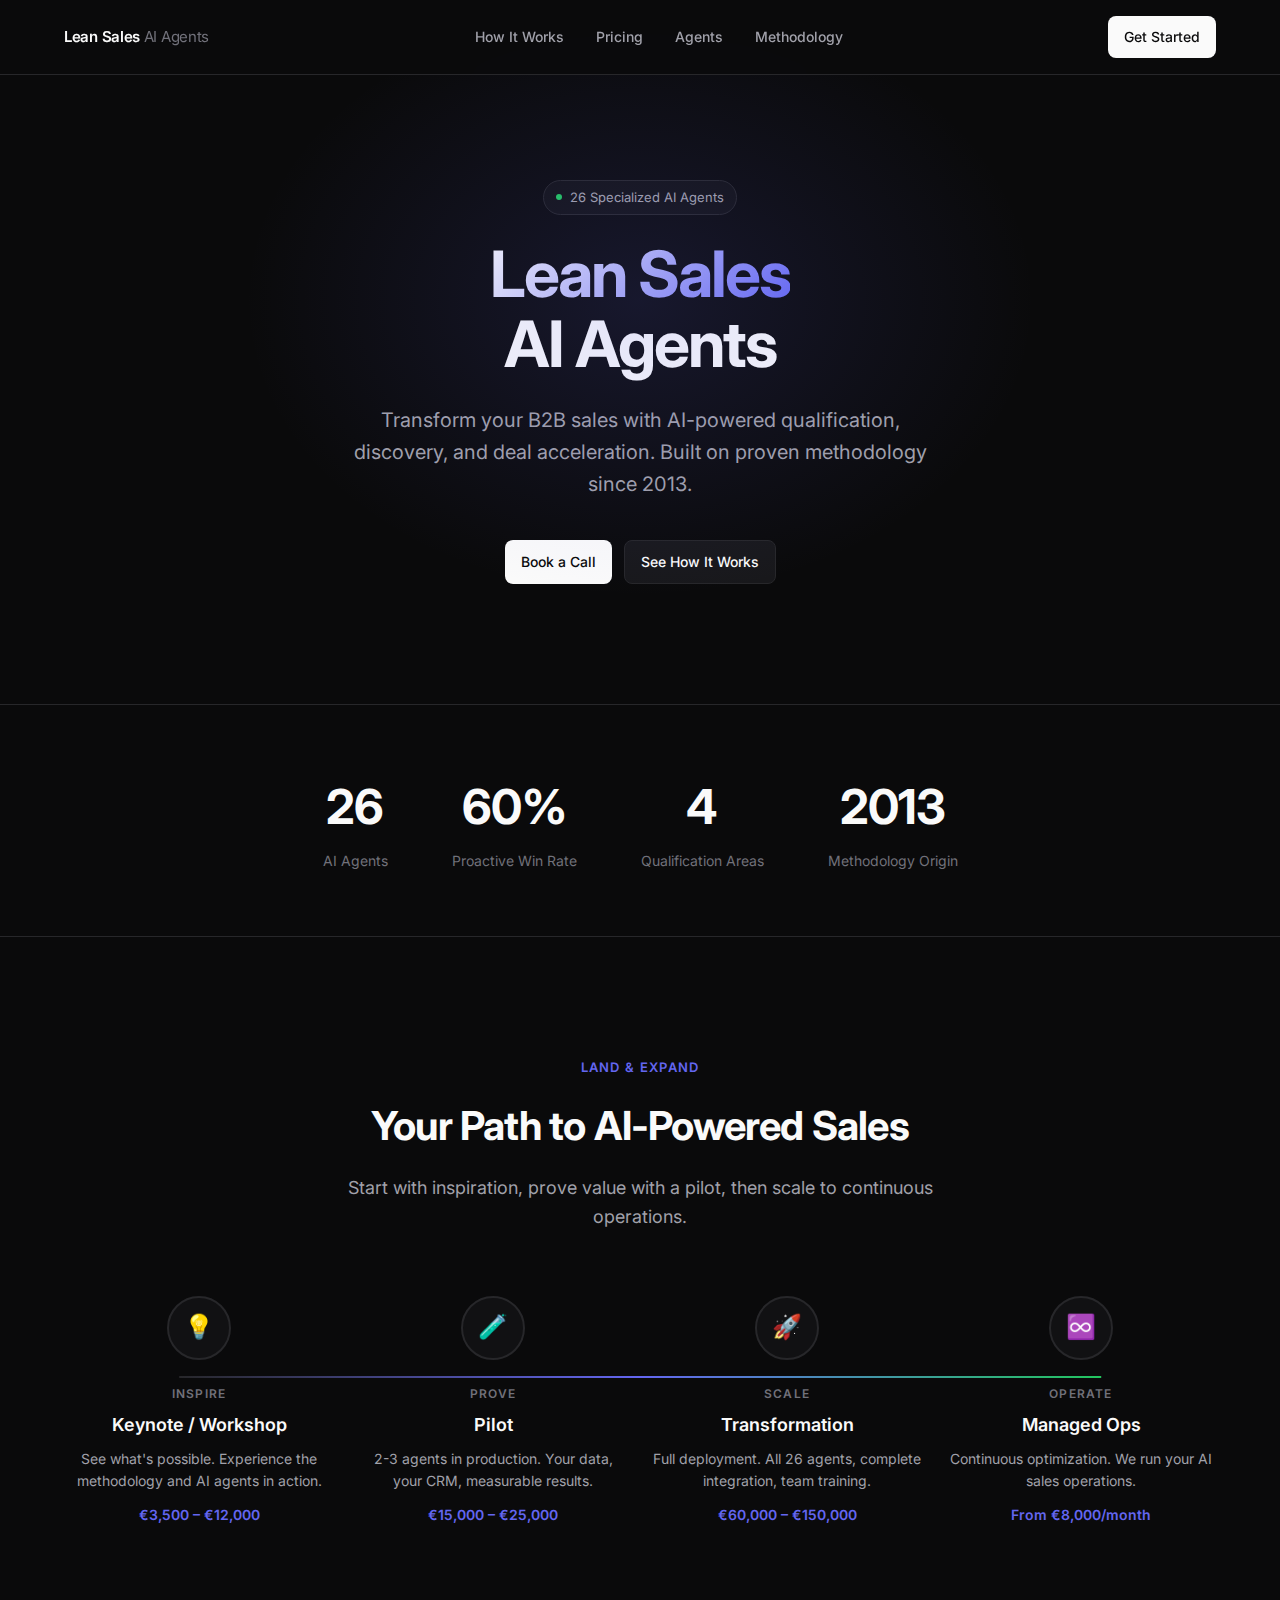
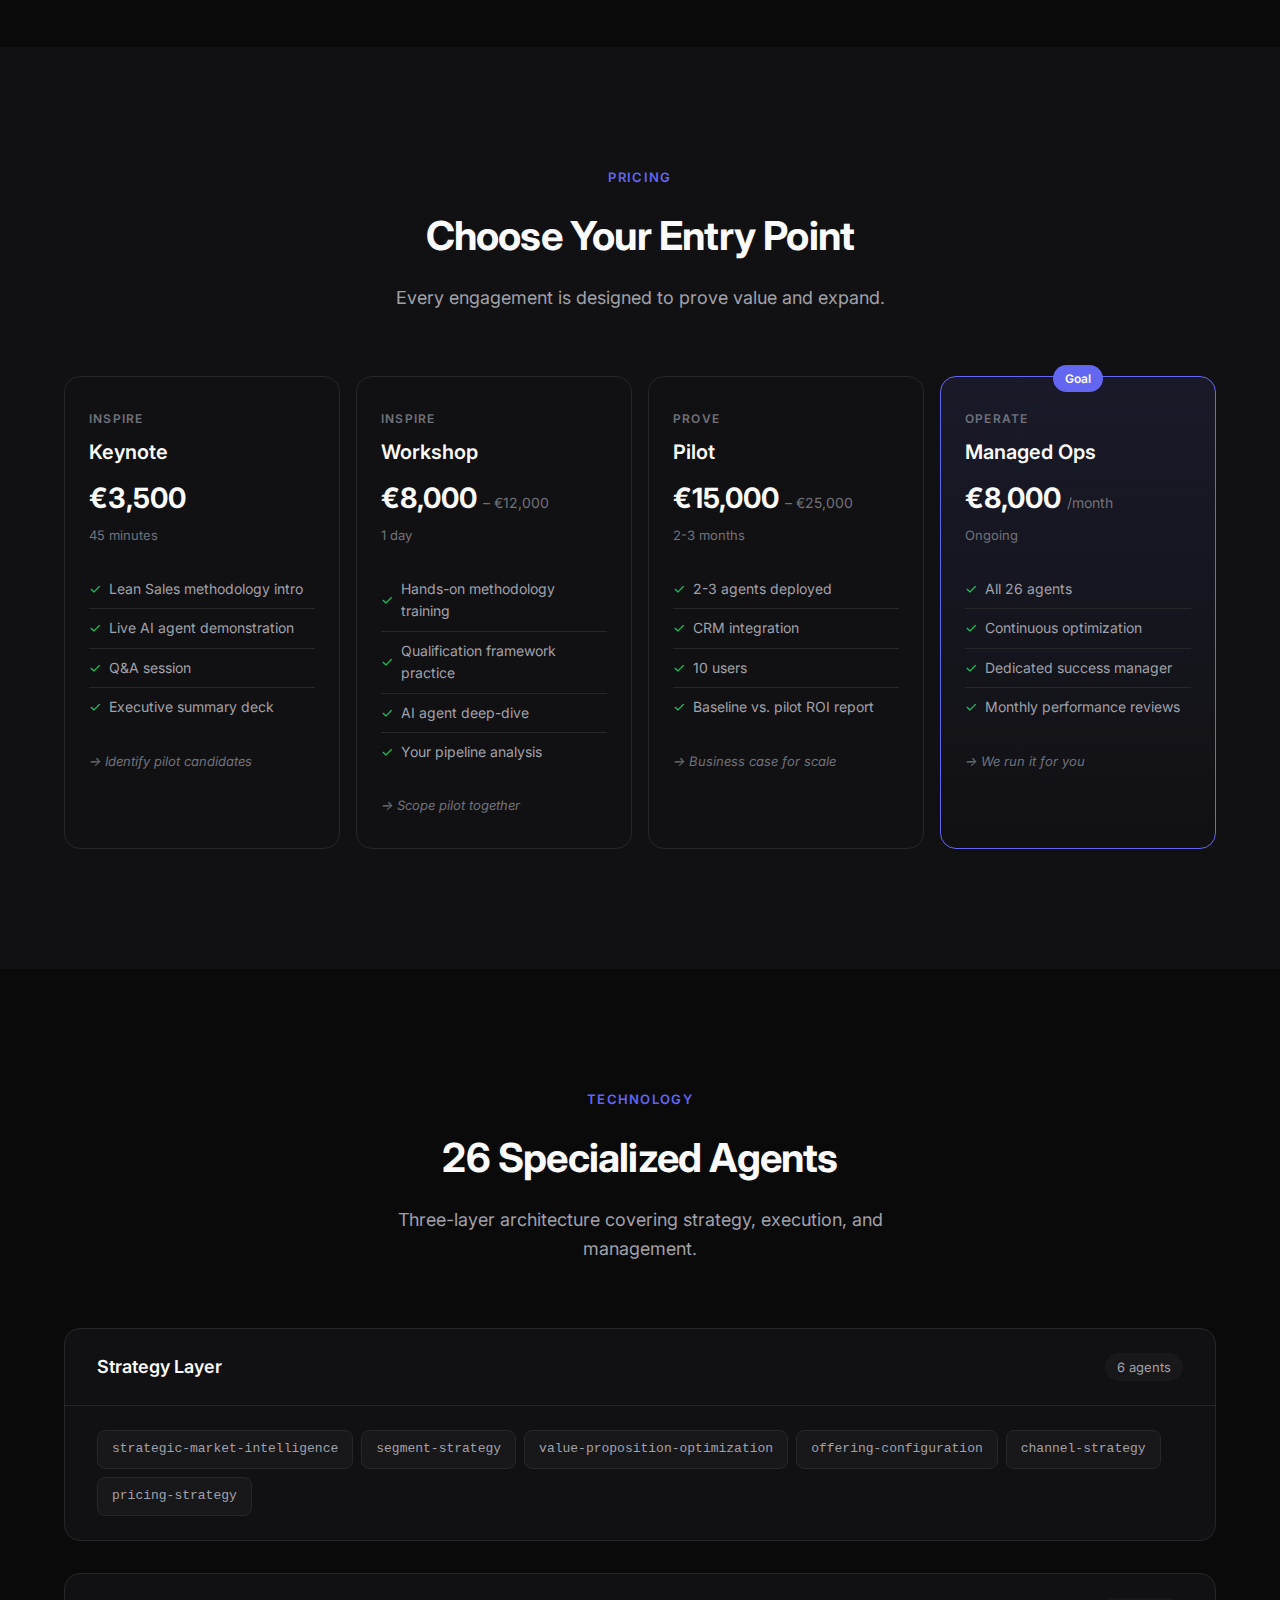
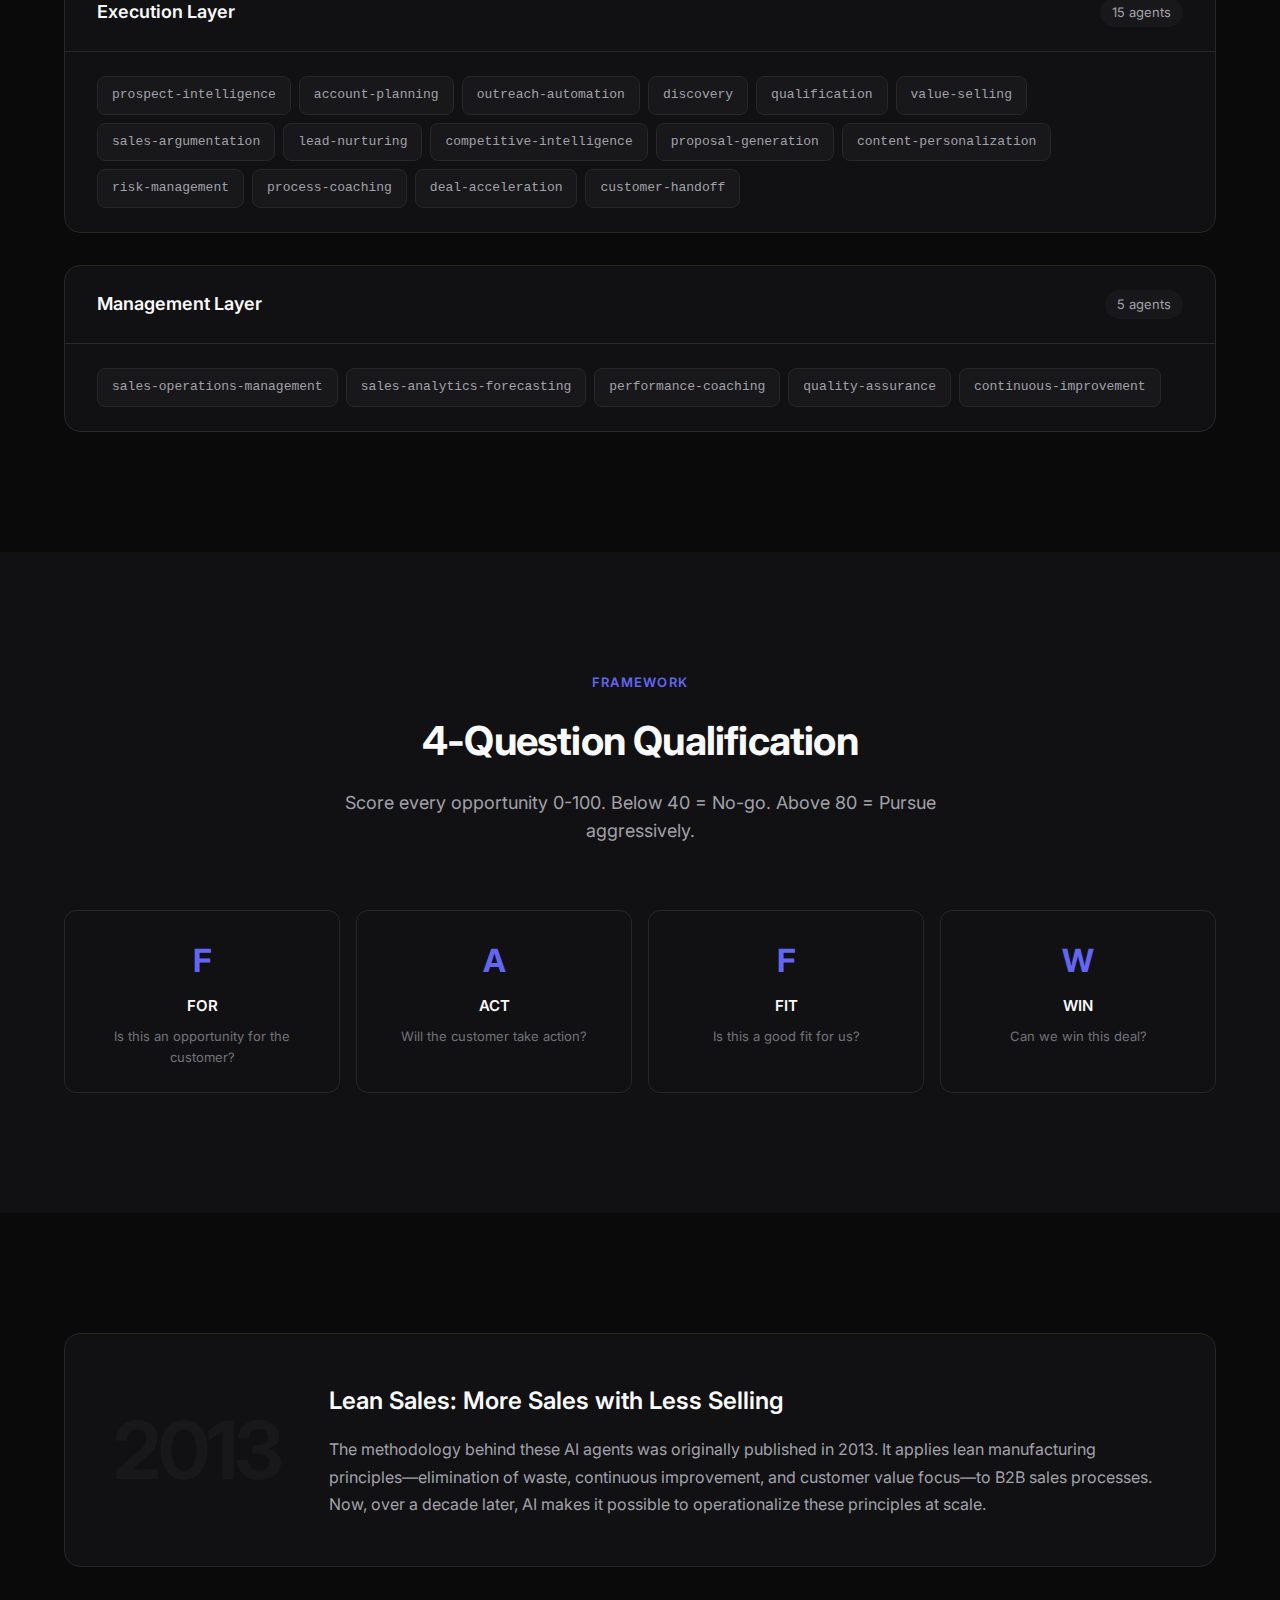
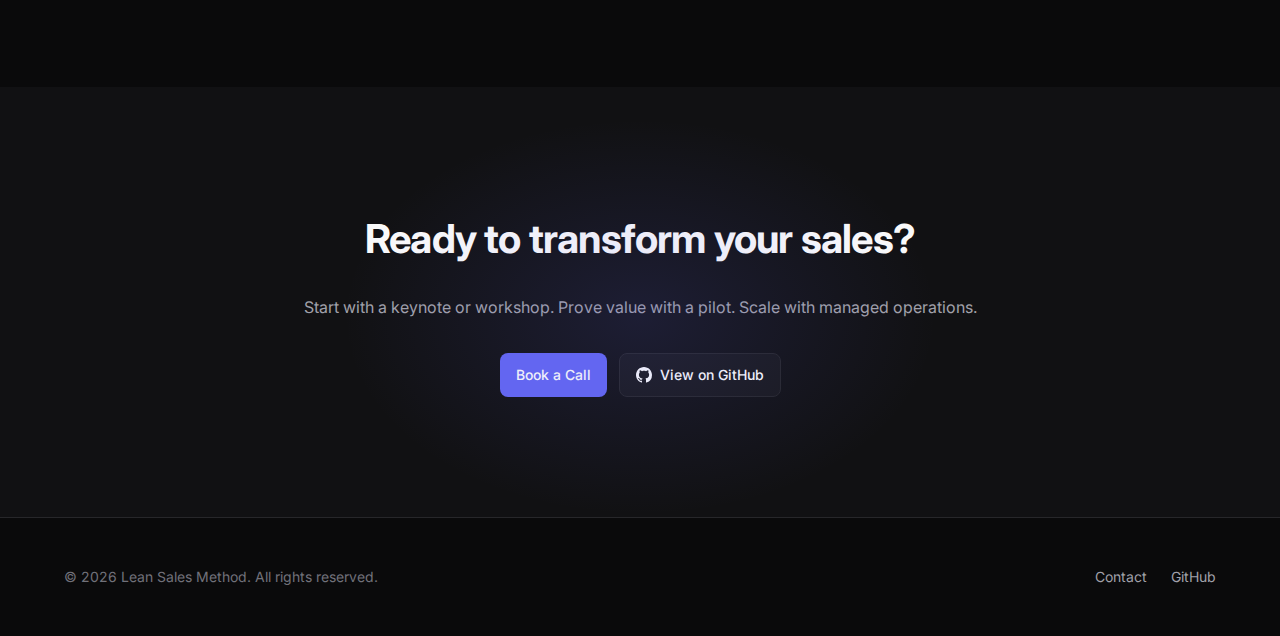
<file: docs/index.html>
<!DOCTYPE html>
<html lang="en">
<head>
    <meta charset="UTF-8">
    <meta name="viewport" content="width=device-width, initial-scale=1.0">
    <title>Lean Sales AI Agents</title>
    <link rel="preconnect" href="https://fonts.googleapis.com">
    <link rel="preconnect" href="https://fonts.gstatic.com" crossorigin>
    <link href="https://fonts.googleapis.com/css2?family=Inter:wght@400;500;600;700&display=swap" rel="stylesheet">
    <style>
        :root {
            --bg-primary: #0A0A0B;
            --bg-secondary: #111113;
            --bg-tertiary: #18181B;
            --border: #27272A;
            --text-primary: #FAFAFA;
            --text-secondary: #A1A1AA;
            --text-tertiary: #71717A;
            --accent: #6366F1;
            --accent-glow: rgba(99, 102, 241, 0.15);
            --success: #22C55E;
            --highlight: #F59E0B;
        }

        * {
            margin: 0;
            padding: 0;
            box-sizing: border-box;
        }

        body {
            font-family: 'Inter', -apple-system, BlinkMacSystemFont, sans-serif;
            background: var(--bg-primary);
            color: var(--text-primary);
            line-height: 1.6;
            -webkit-font-smoothing: antialiased;
        }

        .container {
            max-width: 1200px;
            margin: 0 auto;
            padding: 0 24px;
        }

        /* Navigation */
        nav {
            position: fixed;
            top: 0;
            left: 0;
            right: 0;
            z-index: 100;
            padding: 16px 0;
            background: rgba(10, 10, 11, 0.8);
            backdrop-filter: blur(12px);
            border-bottom: 1px solid var(--border);
        }

        nav .container {
            display: flex;
            justify-content: space-between;
            align-items: center;
        }

        .logo {
            font-weight: 600;
            font-size: 15px;
            letter-spacing: -0.02em;
        }

        .logo span {
            color: var(--text-tertiary);
            font-weight: 400;
        }

        .nav-links {
            display: flex;
            gap: 32px;
            list-style: none;
        }

        .nav-links a {
            color: var(--text-secondary);
            text-decoration: none;
            font-size: 14px;
            font-weight: 500;
            transition: color 0.2s;
        }

        .nav-links a:hover {
            color: var(--text-primary);
        }

        .btn {
            display: inline-flex;
            align-items: center;
            gap: 8px;
            padding: 10px 16px;
            border-radius: 8px;
            font-size: 14px;
            font-weight: 500;
            text-decoration: none;
            transition: all 0.2s;
            cursor: pointer;
            border: none;
        }

        .btn-primary {
            background: var(--text-primary);
            color: var(--bg-primary);
        }

        .btn-primary:hover {
            opacity: 0.9;
            transform: translateY(-1px);
        }

        .btn-secondary {
            background: var(--bg-tertiary);
            color: var(--text-primary);
            border: 1px solid var(--border);
        }

        .btn-secondary:hover {
            background: var(--border);
        }

        .btn-accent {
            background: var(--accent);
            color: var(--text-primary);
        }

        .btn-accent:hover {
            opacity: 0.9;
            transform: translateY(-1px);
        }

        /* Hero */
        .hero {
            padding: 180px 0 120px;
            text-align: center;
            position: relative;
            overflow: hidden;
        }

        .hero::before {
            content: '';
            position: absolute;
            top: 0;
            left: 50%;
            transform: translateX(-50%);
            width: 800px;
            height: 600px;
            background: radial-gradient(ellipse at center, var(--accent-glow) 0%, transparent 70%);
            pointer-events: none;
        }

        .badge {
            display: inline-flex;
            align-items: center;
            gap: 8px;
            padding: 6px 12px;
            background: var(--bg-secondary);
            border: 1px solid var(--border);
            border-radius: 100px;
            font-size: 13px;
            color: var(--text-secondary);
            margin-bottom: 24px;
        }

        .badge-dot {
            width: 6px;
            height: 6px;
            background: var(--success);
            border-radius: 50%;
        }

        h1 {
            font-size: 64px;
            font-weight: 700;
            letter-spacing: -0.03em;
            line-height: 1.1;
            margin-bottom: 24px;
        }

        h1 .gradient {
            background: linear-gradient(135deg, var(--text-primary) 0%, var(--accent) 100%);
            -webkit-background-clip: text;
            -webkit-text-fill-color: transparent;
            background-clip: text;
        }

        .hero-subtitle {
            font-size: 20px;
            color: var(--text-secondary);
            max-width: 600px;
            margin: 0 auto 40px;
            line-height: 1.6;
        }

        .hero-buttons {
            display: flex;
            gap: 12px;
            justify-content: center;
        }

        /* Stats */
        .stats {
            display: flex;
            justify-content: center;
            gap: 64px;
            padding: 64px 0;
            border-top: 1px solid var(--border);
            border-bottom: 1px solid var(--border);
        }

        .stat {
            text-align: center;
        }

        .stat-value {
            font-size: 48px;
            font-weight: 700;
            letter-spacing: -0.02em;
            color: var(--text-primary);
        }

        .stat-label {
            font-size: 14px;
            color: var(--text-tertiary);
            margin-top: 4px;
        }

        /* Section */
        section {
            padding: 120px 0;
        }

        .section-header {
            text-align: center;
            margin-bottom: 64px;
        }

        .section-label {
            font-size: 13px;
            font-weight: 600;
            color: var(--accent);
            text-transform: uppercase;
            letter-spacing: 0.1em;
            margin-bottom: 16px;
        }

        h2 {
            font-size: 40px;
            font-weight: 700;
            letter-spacing: -0.02em;
            margin-bottom: 16px;
        }

        .section-subtitle {
            font-size: 18px;
            color: var(--text-secondary);
            max-width: 600px;
            margin: 0 auto;
        }

        /* Journey */
        .journey {
            position: relative;
        }

        .journey-line {
            position: absolute;
            top: 80px;
            left: 50%;
            transform: translateX(-50%);
            width: 80%;
            height: 2px;
            background: linear-gradient(90deg, var(--border) 0%, var(--accent) 50%, var(--success) 100%);
            z-index: 0;
        }

        .journey-steps {
            display: grid;
            grid-template-columns: repeat(4, 1fr);
            gap: 24px;
            position: relative;
            z-index: 1;
        }

        .journey-step {
            text-align: center;
        }

        .step-icon {
            width: 64px;
            height: 64px;
            background: var(--bg-secondary);
            border: 2px solid var(--border);
            border-radius: 50%;
            display: flex;
            align-items: center;
            justify-content: center;
            margin: 0 auto 24px;
            font-size: 24px;
            transition: all 0.3s;
        }

        .journey-step:hover .step-icon {
            border-color: var(--accent);
            transform: scale(1.1);
        }

        .step-label {
            font-size: 12px;
            font-weight: 600;
            color: var(--text-tertiary);
            text-transform: uppercase;
            letter-spacing: 0.1em;
            margin-bottom: 8px;
        }

        .step-title {
            font-size: 18px;
            font-weight: 600;
            margin-bottom: 8px;
        }

        .step-desc {
            font-size: 14px;
            color: var(--text-secondary);
            margin-bottom: 12px;
        }

        .step-price {
            font-size: 14px;
            font-weight: 600;
            color: var(--accent);
        }

        /* Pricing */
        .pricing-grid {
            display: grid;
            grid-template-columns: repeat(4, 1fr);
            gap: 16px;
        }

        .pricing-card {
            background: var(--bg-secondary);
            border: 1px solid var(--border);
            border-radius: 16px;
            padding: 32px 24px;
            position: relative;
            transition: all 0.3s;
        }

        .pricing-card:hover {
            border-color: var(--accent);
            transform: translateY(-4px);
        }

        .pricing-card.featured {
            border-color: var(--accent);
            background: linear-gradient(180deg, rgba(99, 102, 241, 0.1) 0%, var(--bg-secondary) 100%);
        }

        .pricing-card.featured::before {
            content: 'Goal';
            position: absolute;
            top: -12px;
            left: 50%;
            transform: translateX(-50%);
            background: var(--accent);
            color: var(--text-primary);
            padding: 4px 12px;
            border-radius: 100px;
            font-size: 12px;
            font-weight: 600;
        }

        .pricing-phase {
            font-size: 12px;
            font-weight: 600;
            color: var(--text-tertiary);
            text-transform: uppercase;
            letter-spacing: 0.1em;
            margin-bottom: 8px;
        }

        .pricing-title {
            font-size: 20px;
            font-weight: 600;
            margin-bottom: 8px;
        }

        .pricing-price {
            font-size: 28px;
            font-weight: 700;
            margin-bottom: 4px;
        }

        .pricing-price span {
            font-size: 14px;
            font-weight: 400;
            color: var(--text-tertiary);
        }

        .pricing-duration {
            font-size: 13px;
            color: var(--text-tertiary);
            margin-bottom: 24px;
        }

        .pricing-features {
            list-style: none;
            margin-bottom: 24px;
        }

        .pricing-features li {
            font-size: 14px;
            color: var(--text-secondary);
            padding: 8px 0;
            border-bottom: 1px solid var(--border);
            display: flex;
            align-items: center;
            gap: 8px;
        }

        .pricing-features li:last-child {
            border-bottom: none;
        }

        .check {
            color: var(--success);
        }

        .pricing-cta {
            font-size: 13px;
            color: var(--text-tertiary);
            font-style: italic;
        }

        /* Agents */
        .agents-layers {
            display: flex;
            flex-direction: column;
            gap: 32px;
        }

        .agent-layer {
            background: var(--bg-secondary);
            border: 1px solid var(--border);
            border-radius: 16px;
            overflow: hidden;
        }

        .layer-header {
            padding: 24px 32px;
            border-bottom: 1px solid var(--border);
            display: flex;
            justify-content: space-between;
            align-items: center;
        }

        .layer-title {
            font-size: 18px;
            font-weight: 600;
        }

        .layer-count {
            background: var(--bg-tertiary);
            padding: 4px 12px;
            border-radius: 100px;
            font-size: 13px;
            color: var(--text-secondary);
        }

        .layer-agents {
            padding: 24px 32px;
            display: flex;
            flex-wrap: wrap;
            gap: 8px;
        }

        .agent-tag {
            background: var(--bg-tertiary);
            border: 1px solid var(--border);
            padding: 8px 14px;
            border-radius: 8px;
            font-size: 13px;
            font-family: 'SF Mono', Monaco, monospace;
            color: var(--text-secondary);
            transition: all 0.2s;
        }

        .agent-tag:hover {
            border-color: var(--accent);
            color: var(--text-primary);
        }

        /* Qualification */
        .qualification-grid {
            display: grid;
            grid-template-columns: repeat(4, 1fr);
            gap: 16px;
        }

        .qual-card {
            background: var(--bg-secondary);
            border: 1px solid var(--border);
            border-radius: 12px;
            padding: 24px;
            text-align: center;
        }

        .qual-letter {
            font-size: 32px;
            font-weight: 700;
            color: var(--accent);
            margin-bottom: 8px;
        }

        .qual-title {
            font-size: 15px;
            font-weight: 600;
            margin-bottom: 8px;
        }

        .qual-desc {
            font-size: 13px;
            color: var(--text-tertiary);
        }

        /* Origin */
        .origin {
            background: var(--bg-secondary);
            border: 1px solid var(--border);
            border-radius: 16px;
            padding: 48px;
            display: flex;
            gap: 48px;
            align-items: center;
        }

        .origin-content {
            flex: 1;
        }

        .origin-year {
            font-size: 80px;
            font-weight: 700;
            color: var(--bg-tertiary);
            letter-spacing: -0.04em;
            line-height: 1;
        }

        .origin h3 {
            font-size: 24px;
            font-weight: 600;
            margin-bottom: 16px;
        }

        .origin p {
            color: var(--text-secondary);
            font-size: 16px;
            line-height: 1.7;
        }

        /* CTA */
        .cta {
            text-align: center;
            padding: 120px 0;
            position: relative;
        }

        .cta::before {
            content: '';
            position: absolute;
            bottom: 0;
            left: 50%;
            transform: translateX(-50%);
            width: 600px;
            height: 400px;
            background: radial-gradient(ellipse at center, var(--accent-glow) 0%, transparent 70%);
            pointer-events: none;
        }

        .cta h2 {
            margin-bottom: 24px;
        }

        .cta p {
            color: var(--text-secondary);
            margin-bottom: 32px;
        }

        /* Footer */
        footer {
            border-top: 1px solid var(--border);
            padding: 48px 0;
        }

        footer .container {
            display: flex;
            justify-content: space-between;
            align-items: center;
        }

        .footer-text {
            color: var(--text-tertiary);
            font-size: 14px;
        }

        .footer-links {
            display: flex;
            gap: 24px;
        }

        .footer-links a {
            color: var(--text-secondary);
            text-decoration: none;
            font-size: 14px;
            transition: color 0.2s;
        }

        .footer-links a:hover {
            color: var(--text-primary);
        }

        /* Responsive */
        @media (max-width: 968px) {
            .pricing-grid {
                grid-template-columns: repeat(2, 1fr);
            }

            .journey-steps {
                grid-template-columns: repeat(2, 1fr);
            }

            .journey-line {
                display: none;
            }
        }

        @media (max-width: 768px) {
            h1 {
                font-size: 40px;
            }

            .stats {
                flex-direction: column;
                gap: 32px;
            }

            .pricing-grid {
                grid-template-columns: 1fr;
            }

            .journey-steps {
                grid-template-columns: 1fr;
            }

            .qualification-grid {
                grid-template-columns: repeat(2, 1fr);
            }

            .origin {
                flex-direction: column;
                text-align: center;
            }

            .nav-links {
                display: none;
            }
        }
    </style>
</head>
<body>
    <nav>
        <div class="container">
            <div class="logo">Lean Sales <span>AI Agents</span></div>
            <ul class="nav-links">
                <li><a href="#journey">How It Works</a></li>
                <li><a href="#pricing">Pricing</a></li>
                <li><a href="#agents">Agents</a></li>
                <li><a href="#methodology">Methodology</a></li>
            </ul>
            <a href="mailto:tapio@leansalesmethod.com" class="btn btn-primary">
                Get Started
            </a>
        </div>
    </nav>

    <main>
        <section class="hero">
            <div class="container">
                <div class="badge">
                    <span class="badge-dot"></span>
                    26 Specialized AI Agents
                </div>
                <h1>
                    <span class="gradient">Lean Sales</span><br>
                    AI Agents
                </h1>
                <p class="hero-subtitle">
                    Transform your B2B sales with AI-powered qualification, discovery, and deal acceleration. Built on proven methodology since 2013.
                </p>
                <div class="hero-buttons">
                    <a href="mailto:tapio@leansalesmethod.com?subject=Lean%20Sales%20AI%20Agents%20Inquiry" class="btn btn-primary">
                        Book a Call
                    </a>
                    <a href="#journey" class="btn btn-secondary">
                        See How It Works
                    </a>
                </div>
            </div>
        </section>

        <div class="stats">
            <div class="stat">
                <div class="stat-value">26</div>
                <div class="stat-label">AI Agents</div>
            </div>
            <div class="stat">
                <div class="stat-value">60%</div>
                <div class="stat-label">Proactive Win Rate</div>
            </div>
            <div class="stat">
                <div class="stat-value">4</div>
                <div class="stat-label">Qualification Areas</div>
            </div>
            <div class="stat">
                <div class="stat-value">2013</div>
                <div class="stat-label">Methodology Origin</div>
            </div>
        </div>

        <section id="journey">
            <div class="container">
                <div class="section-header">
                    <div class="section-label">Land & Expand</div>
                    <h2>Your Path to AI-Powered Sales</h2>
                    <p class="section-subtitle">
                        Start with inspiration, prove value with a pilot, then scale to continuous operations.
                    </p>
                </div>
                <div class="journey">
                    <div class="journey-line"></div>
                    <div class="journey-steps">
                        <div class="journey-step">
                            <div class="step-icon">💡</div>
                            <div class="step-label">Inspire</div>
                            <div class="step-title">Keynote / Workshop</div>
                            <div class="step-desc">See what's possible. Experience the methodology and AI agents in action.</div>
                            <div class="step-price">€3,500 – €12,000</div>
                        </div>
                        <div class="journey-step">
                            <div class="step-icon">🧪</div>
                            <div class="step-label">Prove</div>
                            <div class="step-title">Pilot</div>
                            <div class="step-desc">2-3 agents in production. Your data, your CRM, measurable results.</div>
                            <div class="step-price">€15,000 – €25,000</div>
                        </div>
                        <div class="journey-step">
                            <div class="step-icon">🚀</div>
                            <div class="step-label">Scale</div>
                            <div class="step-title">Transformation</div>
                            <div class="step-desc">Full deployment. All 26 agents, complete integration, team training.</div>
                            <div class="step-price">€60,000 – €150,000</div>
                        </div>
                        <div class="journey-step">
                            <div class="step-icon">♾️</div>
                            <div class="step-label">Operate</div>
                            <div class="step-title">Managed Ops</div>
                            <div class="step-desc">Continuous optimization. We run your AI sales operations.</div>
                            <div class="step-price">From €8,000/month</div>
                        </div>
                    </div>
                </div>
            </div>
        </section>

        <section id="pricing" style="background: var(--bg-secondary);">
            <div class="container">
                <div class="section-header">
                    <div class="section-label">Pricing</div>
                    <h2>Choose Your Entry Point</h2>
                    <p class="section-subtitle">
                        Every engagement is designed to prove value and expand.
                    </p>
                </div>
                <div class="pricing-grid">
                    <div class="pricing-card">
                        <div class="pricing-phase">Inspire</div>
                        <div class="pricing-title">Keynote</div>
                        <div class="pricing-price">€3,500</div>
                        <div class="pricing-duration">45 minutes</div>
                        <ul class="pricing-features">
                            <li><span class="check">✓</span> Lean Sales methodology intro</li>
                            <li><span class="check">✓</span> Live AI agent demonstration</li>
                            <li><span class="check">✓</span> Q&A session</li>
                            <li><span class="check">✓</span> Executive summary deck</li>
                        </ul>
                        <div class="pricing-cta">→ Identify pilot candidates</div>
                    </div>
                    <div class="pricing-card">
                        <div class="pricing-phase">Inspire</div>
                        <div class="pricing-title">Workshop</div>
                        <div class="pricing-price">€8,000 <span>– €12,000</span></div>
                        <div class="pricing-duration">1 day</div>
                        <ul class="pricing-features">
                            <li><span class="check">✓</span> Hands-on methodology training</li>
                            <li><span class="check">✓</span> Qualification framework practice</li>
                            <li><span class="check">✓</span> AI agent deep-dive</li>
                            <li><span class="check">✓</span> Your pipeline analysis</li>
                        </ul>
                        <div class="pricing-cta">→ Scope pilot together</div>
                    </div>
                    <div class="pricing-card">
                        <div class="pricing-phase">Prove</div>
                        <div class="pricing-title">Pilot</div>
                        <div class="pricing-price">€15,000 <span>– €25,000</span></div>
                        <div class="pricing-duration">2-3 months</div>
                        <ul class="pricing-features">
                            <li><span class="check">✓</span> 2-3 agents deployed</li>
                            <li><span class="check">✓</span> CRM integration</li>
                            <li><span class="check">✓</span> 10 users</li>
                            <li><span class="check">✓</span> Baseline vs. pilot ROI report</li>
                        </ul>
                        <div class="pricing-cta">→ Business case for scale</div>
                    </div>
                    <div class="pricing-card featured">
                        <div class="pricing-phase">Operate</div>
                        <div class="pricing-title">Managed Ops</div>
                        <div class="pricing-price">€8,000 <span>/month</span></div>
                        <div class="pricing-duration">Ongoing</div>
                        <ul class="pricing-features">
                            <li><span class="check">✓</span> All 26 agents</li>
                            <li><span class="check">✓</span> Continuous optimization</li>
                            <li><span class="check">✓</span> Dedicated success manager</li>
                            <li><span class="check">✓</span> Monthly performance reviews</li>
                        </ul>
                        <div class="pricing-cta">→ We run it for you</div>
                    </div>
                </div>
            </div>
        </section>

        <section id="agents">
            <div class="container">
                <div class="section-header">
                    <div class="section-label">Technology</div>
                    <h2>26 Specialized Agents</h2>
                    <p class="section-subtitle">
                        Three-layer architecture covering strategy, execution, and management.
                    </p>
                </div>
                <div class="agents-layers">
                    <div class="agent-layer">
                        <div class="layer-header">
                            <span class="layer-title">Strategy Layer</span>
                            <span class="layer-count">6 agents</span>
                        </div>
                        <div class="layer-agents">
                            <span class="agent-tag">strategic-market-intelligence</span>
                            <span class="agent-tag">segment-strategy</span>
                            <span class="agent-tag">value-proposition-optimization</span>
                            <span class="agent-tag">offering-configuration</span>
                            <span class="agent-tag">channel-strategy</span>
                            <span class="agent-tag">pricing-strategy</span>
                        </div>
                    </div>
                    <div class="agent-layer">
                        <div class="layer-header">
                            <span class="layer-title">Execution Layer</span>
                            <span class="layer-count">15 agents</span>
                        </div>
                        <div class="layer-agents">
                            <span class="agent-tag">prospect-intelligence</span>
                            <span class="agent-tag">account-planning</span>
                            <span class="agent-tag">outreach-automation</span>
                            <span class="agent-tag">discovery</span>
                            <span class="agent-tag">qualification</span>
                            <span class="agent-tag">value-selling</span>
                            <span class="agent-tag">sales-argumentation</span>
                            <span class="agent-tag">lead-nurturing</span>
                            <span class="agent-tag">competitive-intelligence</span>
                            <span class="agent-tag">proposal-generation</span>
                            <span class="agent-tag">content-personalization</span>
                            <span class="agent-tag">risk-management</span>
                            <span class="agent-tag">process-coaching</span>
                            <span class="agent-tag">deal-acceleration</span>
                            <span class="agent-tag">customer-handoff</span>
                        </div>
                    </div>
                    <div class="agent-layer">
                        <div class="layer-header">
                            <span class="layer-title">Management Layer</span>
                            <span class="layer-count">5 agents</span>
                        </div>
                        <div class="layer-agents">
                            <span class="agent-tag">sales-operations-management</span>
                            <span class="agent-tag">sales-analytics-forecasting</span>
                            <span class="agent-tag">performance-coaching</span>
                            <span class="agent-tag">quality-assurance</span>
                            <span class="agent-tag">continuous-improvement</span>
                        </div>
                    </div>
                </div>
            </div>
        </section>

        <section id="methodology" style="background: var(--bg-secondary);">
            <div class="container">
                <div class="section-header">
                    <div class="section-label">Framework</div>
                    <h2>4-Question Qualification</h2>
                    <p class="section-subtitle">
                        Score every opportunity 0-100. Below 40 = No-go. Above 80 = Pursue aggressively.
                    </p>
                </div>
                <div class="qualification-grid">
                    <div class="qual-card">
                        <div class="qual-letter">F</div>
                        <div class="qual-title">FOR</div>
                        <div class="qual-desc">Is this an opportunity for the customer?</div>
                    </div>
                    <div class="qual-card">
                        <div class="qual-letter">A</div>
                        <div class="qual-title">ACT</div>
                        <div class="qual-desc">Will the customer take action?</div>
                    </div>
                    <div class="qual-card">
                        <div class="qual-letter">F</div>
                        <div class="qual-title">FIT</div>
                        <div class="qual-desc">Is this a good fit for us?</div>
                    </div>
                    <div class="qual-card">
                        <div class="qual-letter">W</div>
                        <div class="qual-title">WIN</div>
                        <div class="qual-desc">Can we win this deal?</div>
                    </div>
                </div>
            </div>
        </section>

        <section id="origin">
            <div class="container">
                <div class="origin">
                    <div class="origin-year">2013</div>
                    <div class="origin-content">
                        <h3>Lean Sales: More Sales with Less Selling</h3>
                        <p>
                            The methodology behind these AI agents was originally published in 2013.
                            It applies lean manufacturing principles—elimination of waste, continuous improvement,
                            and customer value focus—to B2B sales processes. Now, over a decade later,
                            AI makes it possible to operationalize these principles at scale.
                        </p>
                    </div>
                </div>
            </div>
        </section>

        <section class="cta" style="background: var(--bg-secondary);">
            <div class="container">
                <h2>Ready to transform your sales?</h2>
                <p>Start with a keynote or workshop. Prove value with a pilot. Scale with managed operations.</p>
                <div class="hero-buttons">
                    <a href="mailto:tapio@leansalesmethod.com?subject=Lean%20Sales%20AI%20Agents%20-%20Let's%20Talk" class="btn btn-accent">
                        Book a Call
                    </a>
                    <a href="https://github.com" class="btn btn-secondary">
                        <svg width="16" height="16" viewBox="0 0 16 16" fill="currentColor">
                            <path d="M8 0C3.58 0 0 3.58 0 8c0 3.54 2.29 6.53 5.47 7.59.4.07.55-.17.55-.38 0-.19-.01-.82-.01-1.49-2.01.37-2.53-.49-2.69-.94-.09-.23-.48-.94-.82-1.13-.28-.15-.68-.52-.01-.53.63-.01 1.08.58 1.23.82.72 1.21 1.87.87 2.33.66.07-.52.28-.87.51-1.07-1.78-.2-3.64-.89-3.64-3.95 0-.87.31-1.59.82-2.15-.08-.2-.36-1.02.08-2.12 0 0 .67-.21 2.2.82.64-.18 1.32-.27 2-.27.68 0 1.36.09 2 .27 1.53-1.04 2.2-.82 2.2-.82.44 1.1.16 1.92.08 2.12.51.56.82 1.27.82 2.15 0 3.07-1.87 3.75-3.65 3.95.29.25.54.73.54 1.48 0 1.07-.01 1.93-.01 2.2 0 .21.15.46.55.38A8.013 8.013 0 0016 8c0-4.42-3.58-8-8-8z"/>
                        </svg>
                        View on GitHub
                    </a>
                </div>
            </div>
        </section>
    </main>

    <footer>
        <div class="container">
            <div class="footer-text">
                © 2026 Lean Sales Method. All rights reserved.
            </div>
            <div class="footer-links">
                <a href="mailto:tapio@leansalesmethod.com">Contact</a>
                <a href="https://github.com">GitHub</a>
            </div>
        </div>
    </footer>
</body>
</html>
</file>
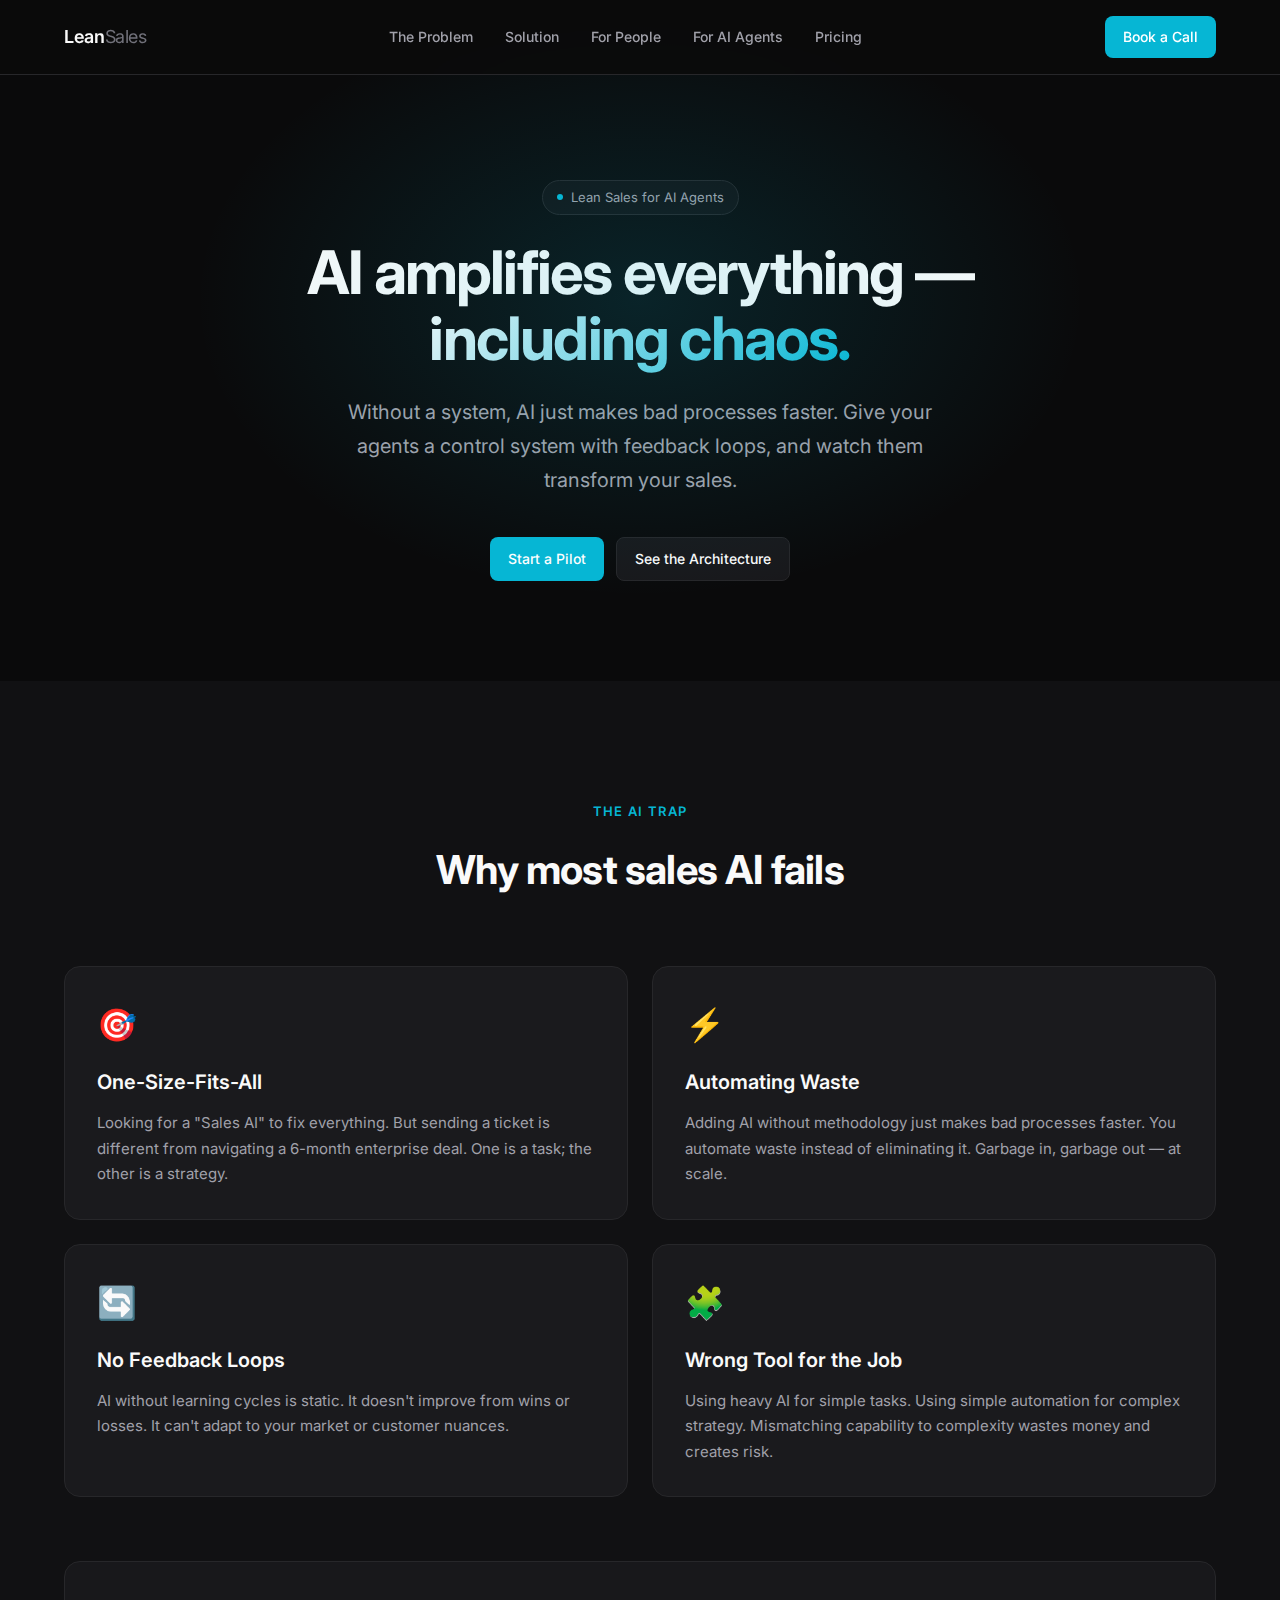
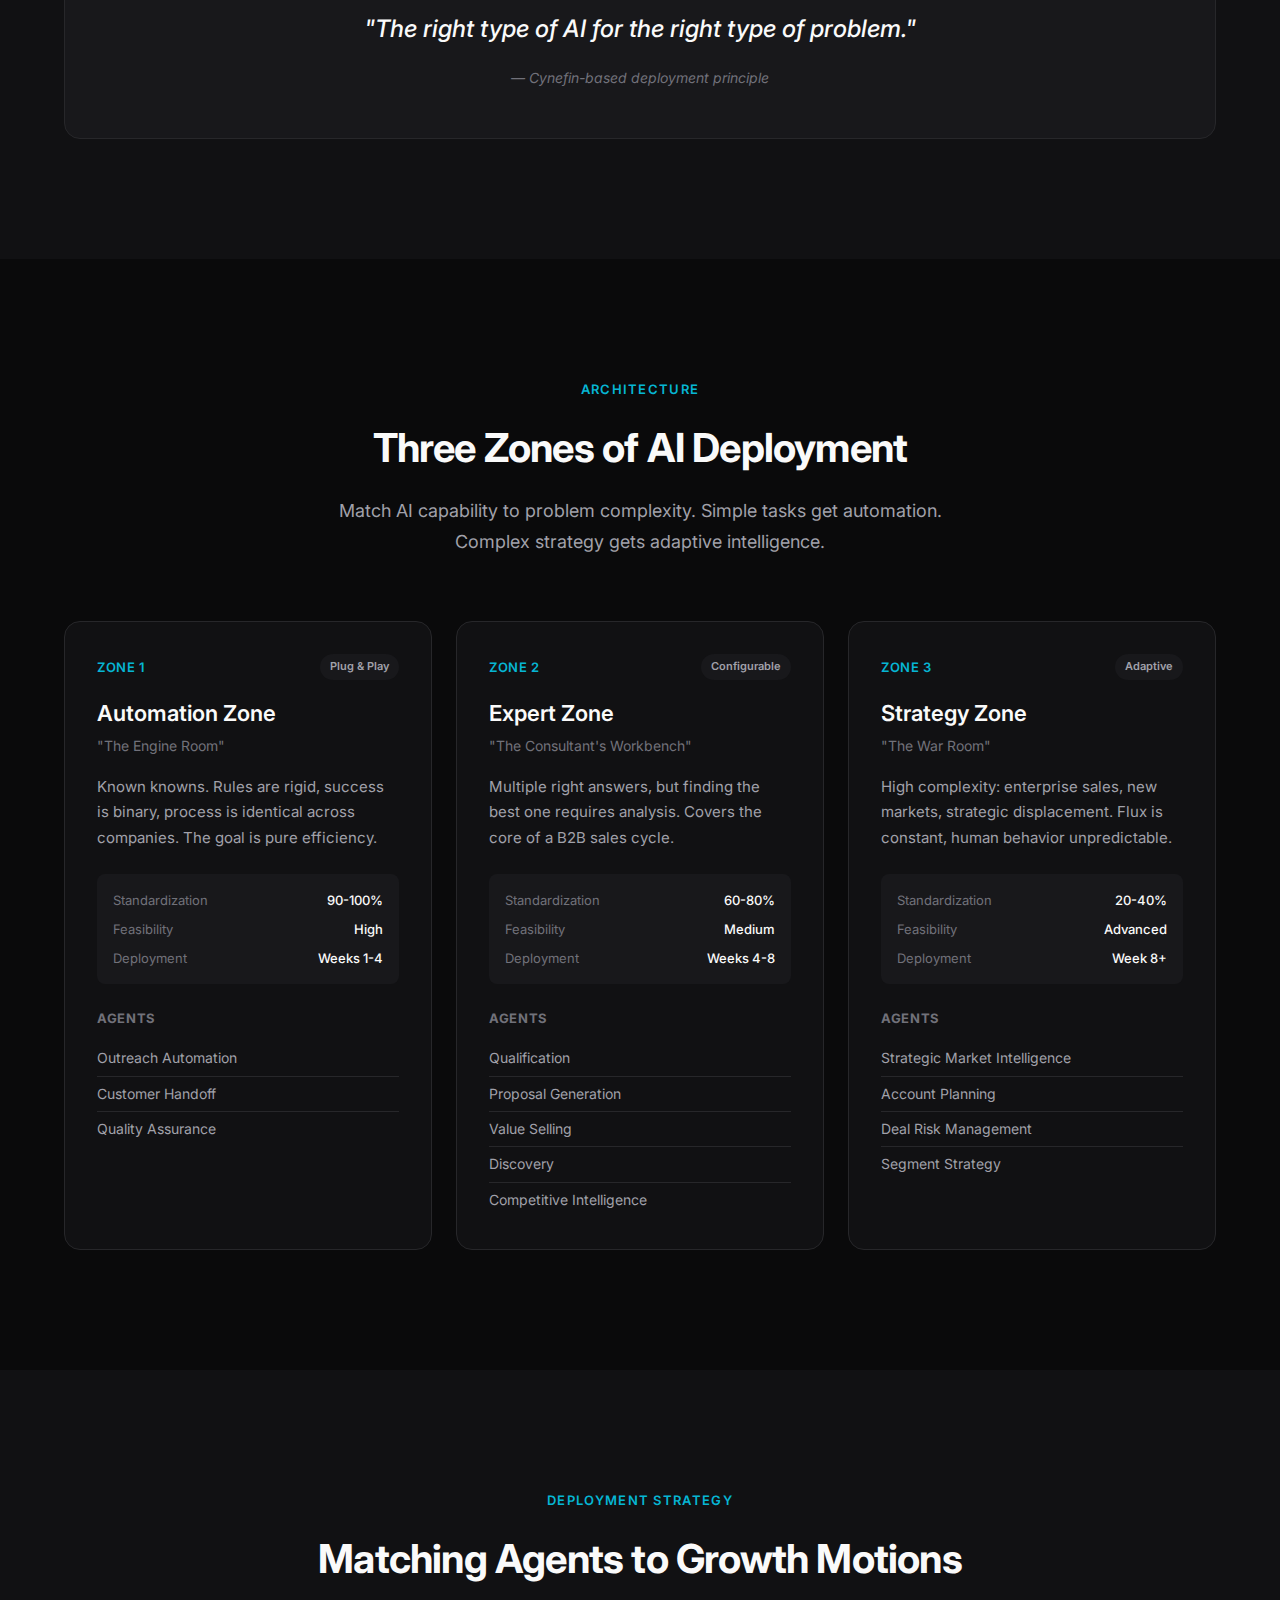
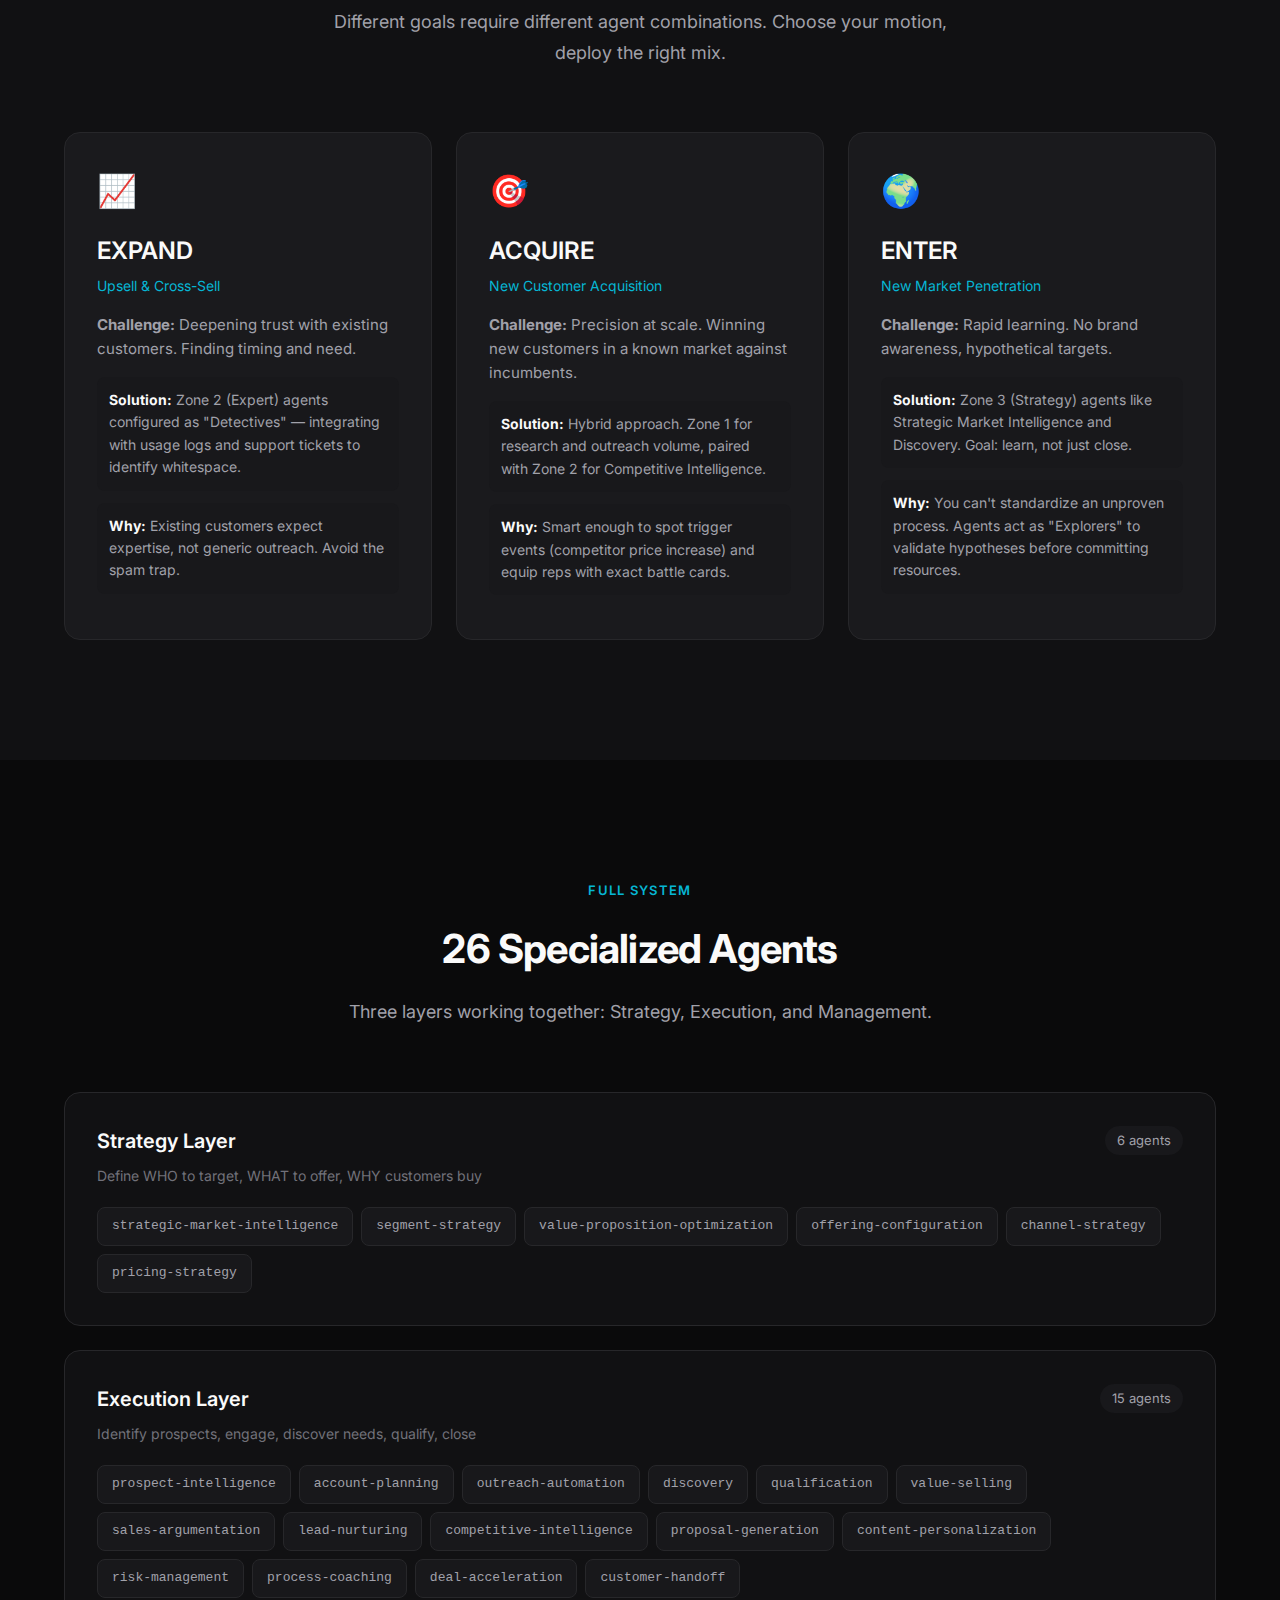
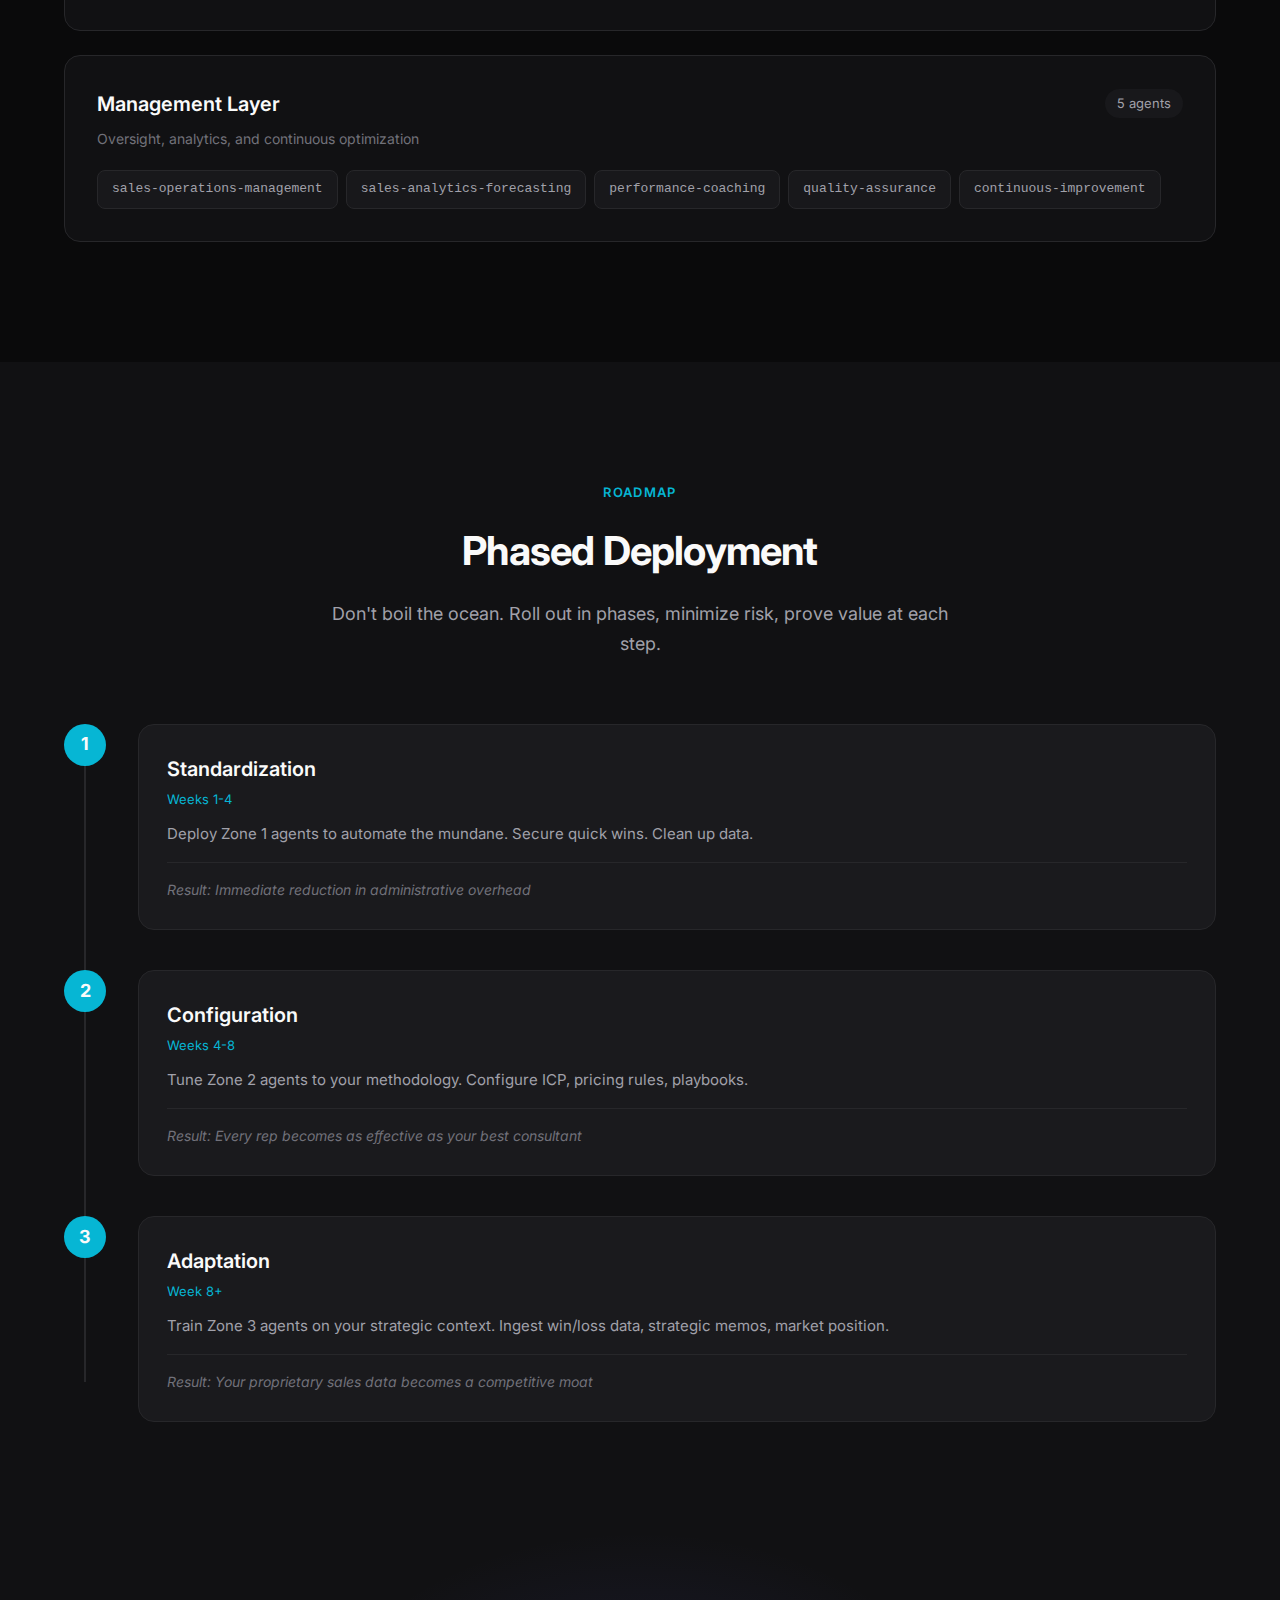
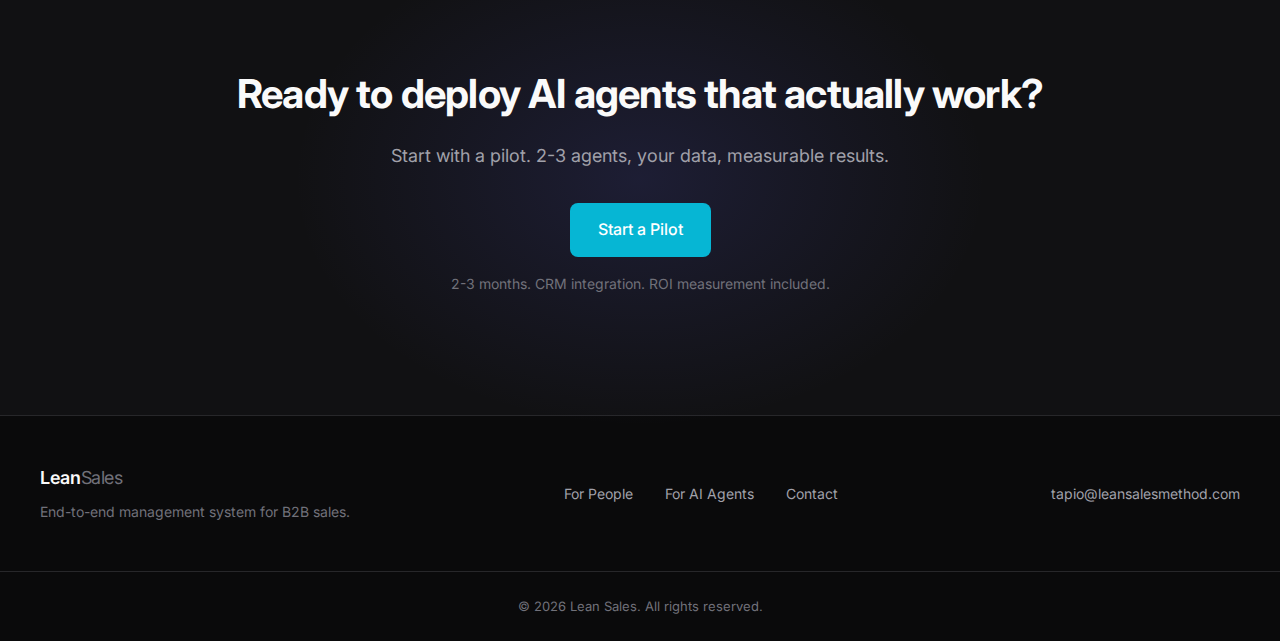
<file: docs/ai-agents.html>
<!DOCTYPE html>
<html lang="en">
<head>
    <meta charset="UTF-8">
    <meta name="viewport" content="width=device-width, initial-scale=1.0">
    <title>Lean Sales for AI Agents | Give Your Agents a Control System</title>
    <link rel="preconnect" href="https://fonts.googleapis.com">
    <link rel="preconnect" href="https://fonts.gstatic.com" crossorigin>
    <link href="https://fonts.googleapis.com/css2?family=Inter:wght@400;500;600;700&display=swap" rel="stylesheet">
    <link rel="stylesheet" href="styles.css">
    <style>
        .hero-ai::before {
            background: radial-gradient(ellipse at center, var(--ai-glow) 0%, transparent 70%);
        }
        .section-label { color: var(--ai-accent); }
        .zone-number { color: var(--ai-accent); }
        .zone-card:hover { border-color: var(--ai-accent); }
        .btn-primary { background: var(--ai-accent); color: white; }
        .agent-tag:hover { border-color: var(--ai-accent); }
    </style>
</head>
<body>
    <nav>
        <div class="container nav-container">
            <a href="index.html" class="logo">Lean<span>Sales</span></a>
            <ul class="nav-links">
                <li><a href="index.html#problem">The Problem</a></li>
                <li><a href="index.html#solution">Solution</a></li>
                <li><a href="people.html">For People</a></li>
                <li><a href="ai-agents.html" class="active">For AI Agents</a></li>
                <li><a href="index.html#pricing">Pricing</a></li>
            </ul>
            <a href="mailto:tapio@leansalesmethod.com" class="btn btn-primary">Book a Call</a>
        </div>
    </nav>

    <main>
        <!-- Hero -->
        <section class="hero hero-ai">
            <div class="container">
                <div class="badge">
                    <span class="badge-dot" style="background: var(--ai-accent);"></span>
                    Lean Sales for AI Agents
                </div>
                <h1>
                    AI amplifies everything —<br>
                    <span class="gradient" style="background: linear-gradient(135deg, var(--text-primary) 0%, var(--ai-accent) 100%); -webkit-background-clip: text; background-clip: text;">including chaos.</span>
                </h1>
                <p class="hero-subtitle">
                    Without a system, AI just makes bad processes faster. Give your agents
                    a control system with feedback loops, and watch them transform your sales.
                </p>
                <div class="hero-buttons">
                    <a href="mailto:tapio@leansalesmethod.com" class="btn btn-primary">Start a Pilot</a>
                    <a href="#zones" class="btn btn-secondary">See the Architecture</a>
                </div>
            </div>
        </section>

        <!-- The AI Problem -->
        <section class="section bg-secondary">
            <div class="container">
                <div class="section-header">
                    <div class="section-label">The AI Trap</div>
                    <h2>Why most sales AI fails</h2>
                </div>

                <div class="problems-grid">
                    <div class="problem-card">
                        <div class="problem-icon">🎯</div>
                        <h3>One-Size-Fits-All</h3>
                        <p>Looking for a "Sales AI" to fix everything. But sending a ticket is different from navigating a 6-month enterprise deal. One is a task; the other is a strategy.</p>
                    </div>
                    <div class="problem-card">
                        <div class="problem-icon">⚡</div>
                        <h3>Automating Waste</h3>
                        <p>Adding AI without methodology just makes bad processes faster. You automate waste instead of eliminating it. Garbage in, garbage out — at scale.</p>
                    </div>
                    <div class="problem-card">
                        <div class="problem-icon">🔄</div>
                        <h3>No Feedback Loops</h3>
                        <p>AI without learning cycles is static. It doesn't improve from wins or losses. It can't adapt to your market or customer nuances.</p>
                    </div>
                    <div class="problem-card">
                        <div class="problem-icon">🧩</div>
                        <h3>Wrong Tool for the Job</h3>
                        <p>Using heavy AI for simple tasks. Using simple automation for complex strategy. Mismatching capability to complexity wastes money and creates risk.</p>
                    </div>
                </div>

                <div class="quote-block">
                    <blockquote>
                        "The right type of AI for the right type of problem."
                    </blockquote>
                    <cite>— Cynefin-based deployment principle</cite>
                </div>
            </div>
        </section>

        <!-- 3-Zone Model -->
        <section id="zones" class="section">
            <div class="container">
                <div class="section-header">
                    <div class="section-label">Architecture</div>
                    <h2>Three Zones of AI Deployment</h2>
                    <p class="section-subtitle">
                        Match AI capability to problem complexity. Simple tasks get automation.
                        Complex strategy gets adaptive intelligence.
                    </p>
                </div>

                <div class="zones-grid">
                    <div class="zone-card zone-1">
                        <div class="zone-header">
                            <div class="zone-number">Zone 1</div>
                            <div class="zone-badge">Plug & Play</div>
                        </div>
                        <h3>Automation Zone</h3>
                        <div class="zone-subtitle">"The Engine Room"</div>
                        <p>Known knowns. Rules are rigid, success is binary, process is identical across companies. The goal is pure efficiency.</p>

                        <div class="zone-specs">
                            <div class="spec">
                                <span class="spec-label">Standardization</span>
                                <span class="spec-value">90-100%</span>
                            </div>
                            <div class="spec">
                                <span class="spec-label">Feasibility</span>
                                <span class="spec-value">High</span>
                            </div>
                            <div class="spec">
                                <span class="spec-label">Deployment</span>
                                <span class="spec-value">Weeks 1-4</span>
                            </div>
                        </div>

                        <div class="zone-agents">
                            <h4>Agents</h4>
                            <ul>
                                <li>Outreach Automation</li>
                                <li>Customer Handoff</li>
                                <li>Quality Assurance</li>
                            </ul>
                        </div>
                    </div>

                    <div class="zone-card zone-2">
                        <div class="zone-header">
                            <div class="zone-number">Zone 2</div>
                            <div class="zone-badge">Configurable</div>
                        </div>
                        <h3>Expert Zone</h3>
                        <div class="zone-subtitle">"The Consultant's Workbench"</div>
                        <p>Multiple right answers, but finding the best one requires analysis. Covers the core of a B2B sales cycle.</p>

                        <div class="zone-specs">
                            <div class="spec">
                                <span class="spec-label">Standardization</span>
                                <span class="spec-value">60-80%</span>
                            </div>
                            <div class="spec">
                                <span class="spec-label">Feasibility</span>
                                <span class="spec-value">Medium</span>
                            </div>
                            <div class="spec">
                                <span class="spec-label">Deployment</span>
                                <span class="spec-value">Weeks 4-8</span>
                            </div>
                        </div>

                        <div class="zone-agents">
                            <h4>Agents</h4>
                            <ul>
                                <li>Qualification</li>
                                <li>Proposal Generation</li>
                                <li>Value Selling</li>
                                <li>Discovery</li>
                                <li>Competitive Intelligence</li>
                            </ul>
                        </div>
                    </div>

                    <div class="zone-card zone-3">
                        <div class="zone-header">
                            <div class="zone-number">Zone 3</div>
                            <div class="zone-badge">Adaptive</div>
                        </div>
                        <h3>Strategy Zone</h3>
                        <div class="zone-subtitle">"The War Room"</div>
                        <p>High complexity: enterprise sales, new markets, strategic displacement. Flux is constant, human behavior unpredictable.</p>

                        <div class="zone-specs">
                            <div class="spec">
                                <span class="spec-label">Standardization</span>
                                <span class="spec-value">20-40%</span>
                            </div>
                            <div class="spec">
                                <span class="spec-label">Feasibility</span>
                                <span class="spec-value">Advanced</span>
                            </div>
                            <div class="spec">
                                <span class="spec-label">Deployment</span>
                                <span class="spec-value">Week 8+</span>
                            </div>
                        </div>

                        <div class="zone-agents">
                            <h4>Agents</h4>
                            <ul>
                                <li>Strategic Market Intelligence</li>
                                <li>Account Planning</li>
                                <li>Deal Risk Management</li>
                                <li>Segment Strategy</li>
                            </ul>
                        </div>
                    </div>
                </div>
            </div>
        </section>

        <!-- Growth Motions -->
        <section class="section bg-secondary">
            <div class="container">
                <div class="section-header">
                    <div class="section-label">Deployment Strategy</div>
                    <h2>Matching Agents to Growth Motions</h2>
                    <p class="section-subtitle">
                        Different goals require different agent combinations.
                        Choose your motion, deploy the right mix.
                    </p>
                </div>

                <div class="motions-grid">
                    <div class="motion-card">
                        <div class="motion-icon">📈</div>
                        <h3>EXPAND</h3>
                        <div class="motion-subtitle">Upsell & Cross-Sell</div>
                        <p><strong>Challenge:</strong> Deepening trust with existing customers. Finding timing and need.</p>
                        <div class="motion-solution">
                            <strong>Solution:</strong> Zone 2 (Expert) agents configured as "Detectives" — integrating with usage logs and support tickets to identify whitespace.
                        </div>
                        <div class="motion-why">
                            <strong>Why:</strong> Existing customers expect expertise, not generic outreach. Avoid the spam trap.
                        </div>
                    </div>

                    <div class="motion-card">
                        <div class="motion-icon">🎯</div>
                        <h3>ACQUIRE</h3>
                        <div class="motion-subtitle">New Customer Acquisition</div>
                        <p><strong>Challenge:</strong> Precision at scale. Winning new customers in a known market against incumbents.</p>
                        <div class="motion-solution">
                            <strong>Solution:</strong> Hybrid approach. Zone 1 for research and outreach volume, paired with Zone 2 for Competitive Intelligence.
                        </div>
                        <div class="motion-why">
                            <strong>Why:</strong> Smart enough to spot trigger events (competitor price increase) and equip reps with exact battle cards.
                        </div>
                    </div>

                    <div class="motion-card">
                        <div class="motion-icon">🌍</div>
                        <h3>ENTER</h3>
                        <div class="motion-subtitle">New Market Penetration</div>
                        <p><strong>Challenge:</strong> Rapid learning. No brand awareness, hypothetical targets.</p>
                        <div class="motion-solution">
                            <strong>Solution:</strong> Zone 3 (Strategy) agents like Strategic Market Intelligence and Discovery. Goal: learn, not just close.
                        </div>
                        <div class="motion-why">
                            <strong>Why:</strong> You can't standardize an unproven process. Agents act as "Explorers" to validate hypotheses before committing resources.
                        </div>
                    </div>
                </div>
            </div>
        </section>

        <!-- All 26 Agents -->
        <section class="section">
            <div class="container">
                <div class="section-header">
                    <div class="section-label">Full System</div>
                    <h2>26 Specialized Agents</h2>
                    <p class="section-subtitle">
                        Three layers working together: Strategy, Execution, and Management.
                    </p>
                </div>

                <div class="agents-layers">
                    <div class="agent-layer">
                        <div class="layer-header">
                            <span class="layer-title">Strategy Layer</span>
                            <span class="layer-count">6 agents</span>
                        </div>
                        <p class="layer-desc">Define WHO to target, WHAT to offer, WHY customers buy</p>
                        <div class="layer-agents">
                            <span class="agent-tag">strategic-market-intelligence</span>
                            <span class="agent-tag">segment-strategy</span>
                            <span class="agent-tag">value-proposition-optimization</span>
                            <span class="agent-tag">offering-configuration</span>
                            <span class="agent-tag">channel-strategy</span>
                            <span class="agent-tag">pricing-strategy</span>
                        </div>
                    </div>

                    <div class="agent-layer">
                        <div class="layer-header">
                            <span class="layer-title">Execution Layer</span>
                            <span class="layer-count">15 agents</span>
                        </div>
                        <p class="layer-desc">Identify prospects, engage, discover needs, qualify, close</p>
                        <div class="layer-agents">
                            <span class="agent-tag">prospect-intelligence</span>
                            <span class="agent-tag">account-planning</span>
                            <span class="agent-tag">outreach-automation</span>
                            <span class="agent-tag">discovery</span>
                            <span class="agent-tag">qualification</span>
                            <span class="agent-tag">value-selling</span>
                            <span class="agent-tag">sales-argumentation</span>
                            <span class="agent-tag">lead-nurturing</span>
                            <span class="agent-tag">competitive-intelligence</span>
                            <span class="agent-tag">proposal-generation</span>
                            <span class="agent-tag">content-personalization</span>
                            <span class="agent-tag">risk-management</span>
                            <span class="agent-tag">process-coaching</span>
                            <span class="agent-tag">deal-acceleration</span>
                            <span class="agent-tag">customer-handoff</span>
                        </div>
                    </div>

                    <div class="agent-layer">
                        <div class="layer-header">
                            <span class="layer-title">Management Layer</span>
                            <span class="layer-count">5 agents</span>
                        </div>
                        <p class="layer-desc">Oversight, analytics, and continuous optimization</p>
                        <div class="layer-agents">
                            <span class="agent-tag">sales-operations-management</span>
                            <span class="agent-tag">sales-analytics-forecasting</span>
                            <span class="agent-tag">performance-coaching</span>
                            <span class="agent-tag">quality-assurance</span>
                            <span class="agent-tag">continuous-improvement</span>
                        </div>
                    </div>
                </div>
            </div>
        </section>

        <!-- Deployment Roadmap -->
        <section class="section bg-secondary">
            <div class="container">
                <div class="section-header">
                    <div class="section-label">Roadmap</div>
                    <h2>Phased Deployment</h2>
                    <p class="section-subtitle">
                        Don't boil the ocean. Roll out in phases, minimize risk, prove value at each step.
                    </p>
                </div>

                <div class="roadmap">
                    <div class="roadmap-phase">
                        <div class="phase-marker">1</div>
                        <div class="phase-content">
                            <h3>Standardization</h3>
                            <div class="phase-timeline">Weeks 1-4</div>
                            <p>Deploy Zone 1 agents to automate the mundane. Secure quick wins. Clean up data.</p>
                            <div class="phase-result">Result: Immediate reduction in administrative overhead</div>
                        </div>
                    </div>

                    <div class="roadmap-phase">
                        <div class="phase-marker">2</div>
                        <div class="phase-content">
                            <h3>Configuration</h3>
                            <div class="phase-timeline">Weeks 4-8</div>
                            <p>Tune Zone 2 agents to your methodology. Configure ICP, pricing rules, playbooks.</p>
                            <div class="phase-result">Result: Every rep becomes as effective as your best consultant</div>
                        </div>
                    </div>

                    <div class="roadmap-phase">
                        <div class="phase-marker">3</div>
                        <div class="phase-content">
                            <h3>Adaptation</h3>
                            <div class="phase-timeline">Week 8+</div>
                            <p>Train Zone 3 agents on your strategic context. Ingest win/loss data, strategic memos, market position.</p>
                            <div class="phase-result">Result: Your proprietary sales data becomes a competitive moat</div>
                        </div>
                    </div>
                </div>
            </div>
        </section>

        <!-- CTA -->
        <section class="cta-section">
            <div class="container">
                <h2>Ready to deploy AI agents that actually work?</h2>
                <p>Start with a pilot. 2-3 agents, your data, measurable results.</p>
                <div class="cta-buttons">
                    <a href="mailto:tapio@leansalesmethod.com?subject=AI%20Agents%20Pilot" class="btn btn-primary btn-large">Start a Pilot</a>
                </div>
                <div class="cta-subtext">2-3 months. CRM integration. ROI measurement included.</div>
            </div>
        </section>
    </main>

    <footer>
        <div class="container footer-container">
            <div class="footer-brand">
                <span class="logo">Lean<span>Sales</span></span>
                <p>End-to-end management system for B2B sales.</p>
            </div>
            <div class="footer-links">
                <a href="people.html">For People</a>
                <a href="ai-agents.html">For AI Agents</a>
                <a href="mailto:tapio@leansalesmethod.com">Contact</a>
            </div>
            <div class="footer-contact">
                <a href="mailto:tapio@leansalesmethod.com">tapio@leansalesmethod.com</a>
            </div>
        </div>
        <div class="footer-bottom">
            <div class="container">
                © 2026 Lean Sales. All rights reserved.
            </div>
        </div>
    </footer>

    <style>
        /* AI-specific styles */

        /* Zones Grid */
        .zones-grid {
            display: grid;
            grid-template-columns: repeat(3, 1fr);
            gap: 24px;
        }

        .zone-card {
            background: var(--bg-secondary);
            border: 1px solid var(--border);
            border-radius: 16px;
            padding: 32px;
            transition: all 0.3s;
        }

        .zone-card:hover {
            transform: translateY(-4px);
        }

        .zone-header {
            display: flex;
            justify-content: space-between;
            align-items: center;
            margin-bottom: 16px;
        }

        .zone-number {
            font-size: 13px;
            font-weight: 600;
            text-transform: uppercase;
            letter-spacing: 0.05em;
        }

        .zone-badge {
            font-size: 11px;
            font-weight: 600;
            padding: 4px 10px;
            border-radius: 100px;
            background: var(--bg-tertiary);
            color: var(--text-secondary);
        }

        .zone-card h3 {
            font-size: 22px;
            margin-bottom: 4px;
        }

        .zone-subtitle {
            font-size: 14px;
            color: var(--text-tertiary);
            margin-bottom: 16px;
        }

        .zone-card > p {
            font-size: 15px;
            color: var(--text-secondary);
            line-height: 1.7;
            margin-bottom: 24px;
        }

        .zone-specs {
            display: flex;
            flex-direction: column;
            gap: 8px;
            margin-bottom: 24px;
            padding: 16px;
            background: var(--bg-tertiary);
            border-radius: 8px;
        }

        .spec {
            display: flex;
            justify-content: space-between;
            font-size: 13px;
        }

        .spec-label {
            color: var(--text-tertiary);
        }

        .spec-value {
            color: var(--text-primary);
            font-weight: 500;
        }

        .zone-agents h4 {
            font-size: 13px;
            text-transform: uppercase;
            letter-spacing: 0.05em;
            color: var(--text-tertiary);
            margin-bottom: 12px;
        }

        .zone-agents ul {
            list-style: none;
        }

        .zone-agents li {
            font-size: 14px;
            color: var(--text-secondary);
            padding: 6px 0;
            border-bottom: 1px solid var(--border);
        }

        .zone-agents li:last-child {
            border-bottom: none;
        }

        .zone-1:hover { border-color: #22C55E; }
        .zone-2:hover { border-color: #F59E0B; }
        .zone-3:hover { border-color: #EF4444; }

        /* Motions Grid */
        .motions-grid {
            display: grid;
            grid-template-columns: repeat(3, 1fr);
            gap: 24px;
        }

        .motion-card {
            background: var(--bg-card);
            border: 1px solid var(--border);
            border-radius: 16px;
            padding: 32px;
        }

        .motion-icon {
            font-size: 32px;
            margin-bottom: 16px;
        }

        .motion-card h3 {
            font-size: 24px;
            margin-bottom: 4px;
        }

        .motion-subtitle {
            font-size: 14px;
            color: var(--ai-accent);
            margin-bottom: 16px;
        }

        .motion-card > p {
            font-size: 15px;
            color: var(--text-secondary);
            margin-bottom: 16px;
        }

        .motion-solution, .motion-why {
            font-size: 14px;
            color: var(--text-secondary);
            padding: 12px;
            background: var(--bg-tertiary);
            border-radius: 8px;
            margin-bottom: 12px;
        }

        .motion-solution strong, .motion-why strong {
            color: var(--text-primary);
        }

        /* Agents Layers */
        .agents-layers {
            display: flex;
            flex-direction: column;
            gap: 24px;
        }

        .agent-layer {
            background: var(--bg-secondary);
            border: 1px solid var(--border);
            border-radius: 16px;
            padding: 32px;
        }

        .layer-header {
            display: flex;
            justify-content: space-between;
            align-items: center;
            margin-bottom: 8px;
        }

        .layer-title {
            font-size: 20px;
            font-weight: 600;
        }

        .layer-count {
            background: var(--bg-tertiary);
            padding: 4px 12px;
            border-radius: 100px;
            font-size: 13px;
            color: var(--text-secondary);
        }

        .layer-desc {
            font-size: 14px;
            color: var(--text-tertiary);
            margin-bottom: 20px;
        }

        .layer-agents {
            display: flex;
            flex-wrap: wrap;
            gap: 8px;
        }

        .agent-tag {
            background: var(--bg-tertiary);
            border: 1px solid var(--border);
            padding: 8px 14px;
            border-radius: 8px;
            font-size: 13px;
            font-family: 'SF Mono', Monaco, monospace;
            color: var(--text-secondary);
            transition: all 0.2s;
        }

        .agent-tag:hover {
            color: var(--text-primary);
        }

        /* Roadmap */
        .roadmap {
            position: relative;
        }

        .roadmap::before {
            content: '';
            position: absolute;
            left: 20px;
            top: 40px;
            bottom: 40px;
            width: 2px;
            background: var(--border);
        }

        .roadmap-phase {
            display: flex;
            gap: 32px;
            margin-bottom: 40px;
            position: relative;
        }

        .roadmap-phase:last-child {
            margin-bottom: 0;
        }

        .phase-marker {
            width: 42px;
            height: 42px;
            background: var(--ai-accent);
            border-radius: 50%;
            display: flex;
            align-items: center;
            justify-content: center;
            font-weight: 700;
            font-size: 18px;
            flex-shrink: 0;
            position: relative;
            z-index: 1;
        }

        .phase-content {
            flex: 1;
            background: var(--bg-card);
            border: 1px solid var(--border);
            border-radius: 16px;
            padding: 28px;
        }

        .phase-content h3 {
            margin-bottom: 4px;
        }

        .phase-timeline {
            font-size: 13px;
            color: var(--ai-accent);
            margin-bottom: 12px;
        }

        .phase-content > p {
            font-size: 15px;
            color: var(--text-secondary);
            margin-bottom: 16px;
        }

        .phase-result {
            font-size: 14px;
            color: var(--text-tertiary);
            font-style: italic;
            padding-top: 16px;
            border-top: 1px solid var(--border);
        }

        @media (max-width: 1024px) {
            .zones-grid, .motions-grid { grid-template-columns: 1fr; }
        }

        @media (max-width: 768px) {
            .roadmap::before { display: none; }
            .roadmap-phase { flex-direction: column; gap: 16px; }
        }
    </style>
</body>
</html>
</file>
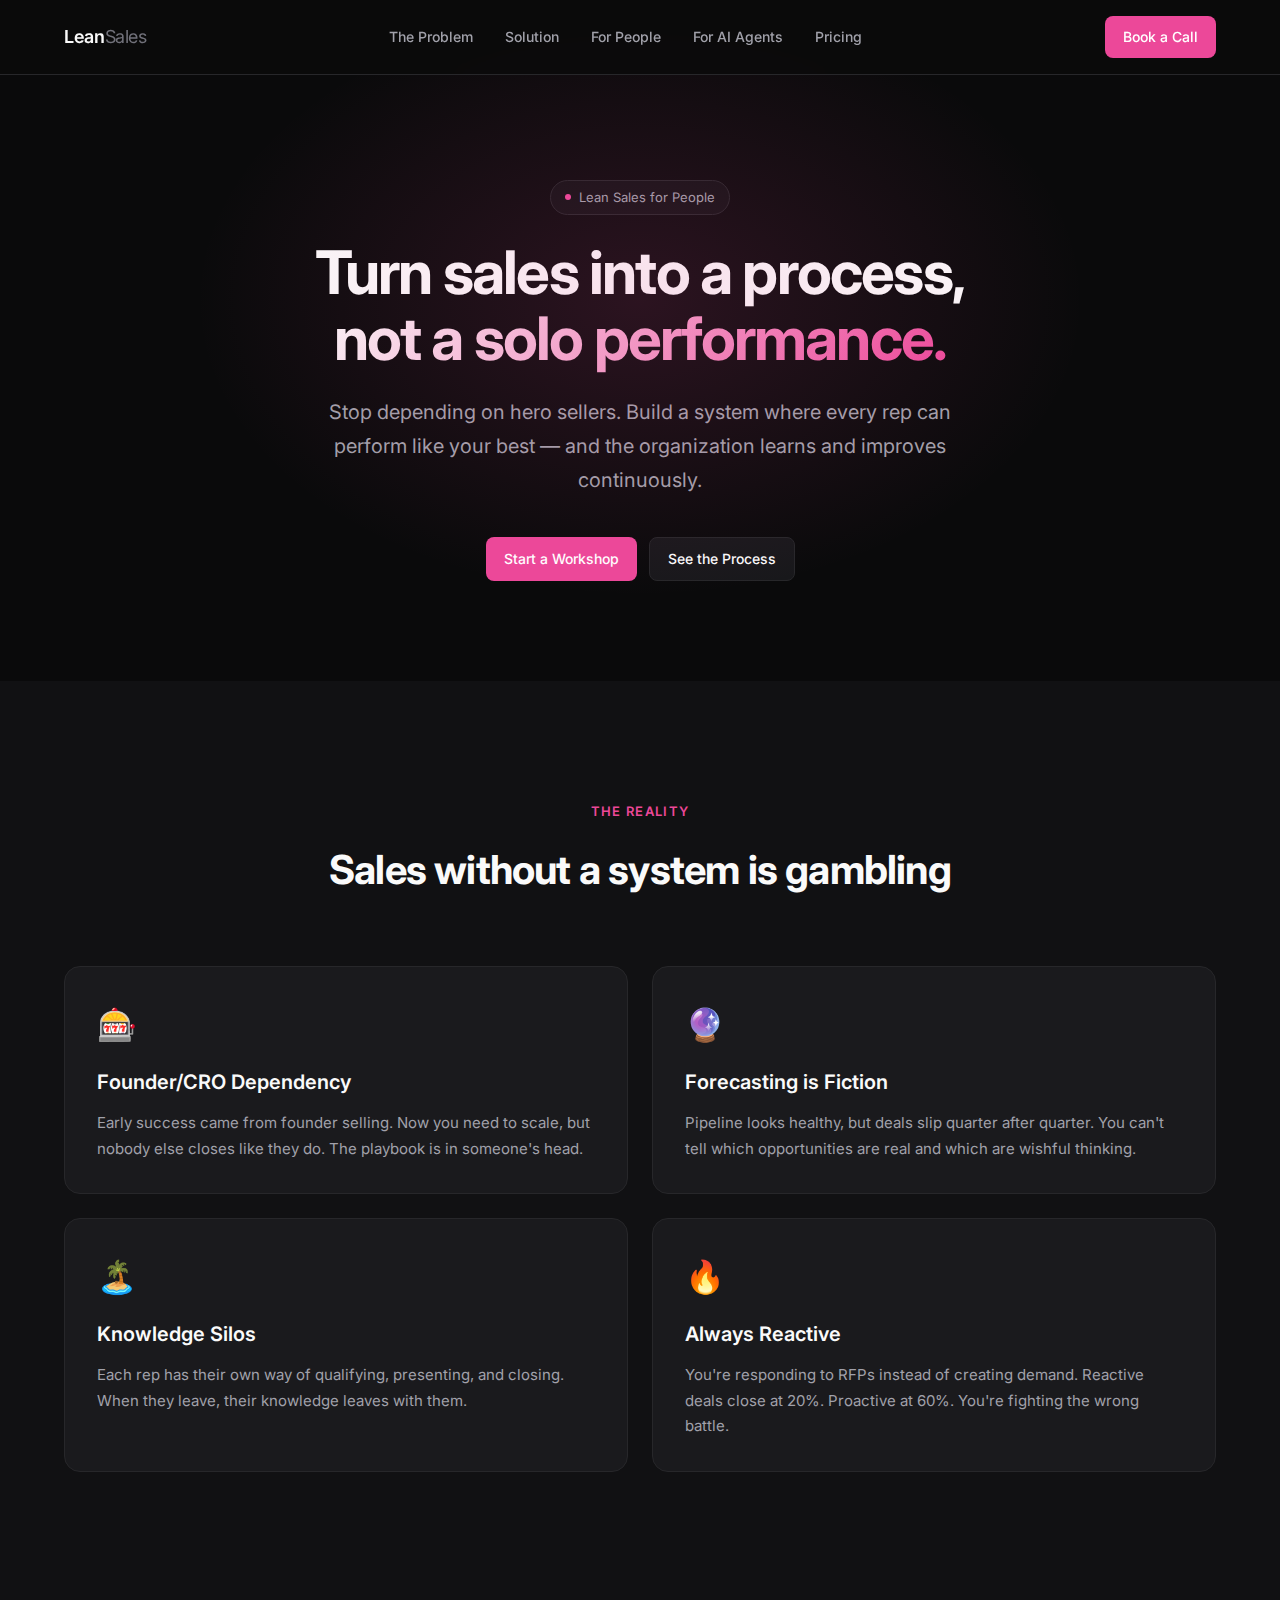
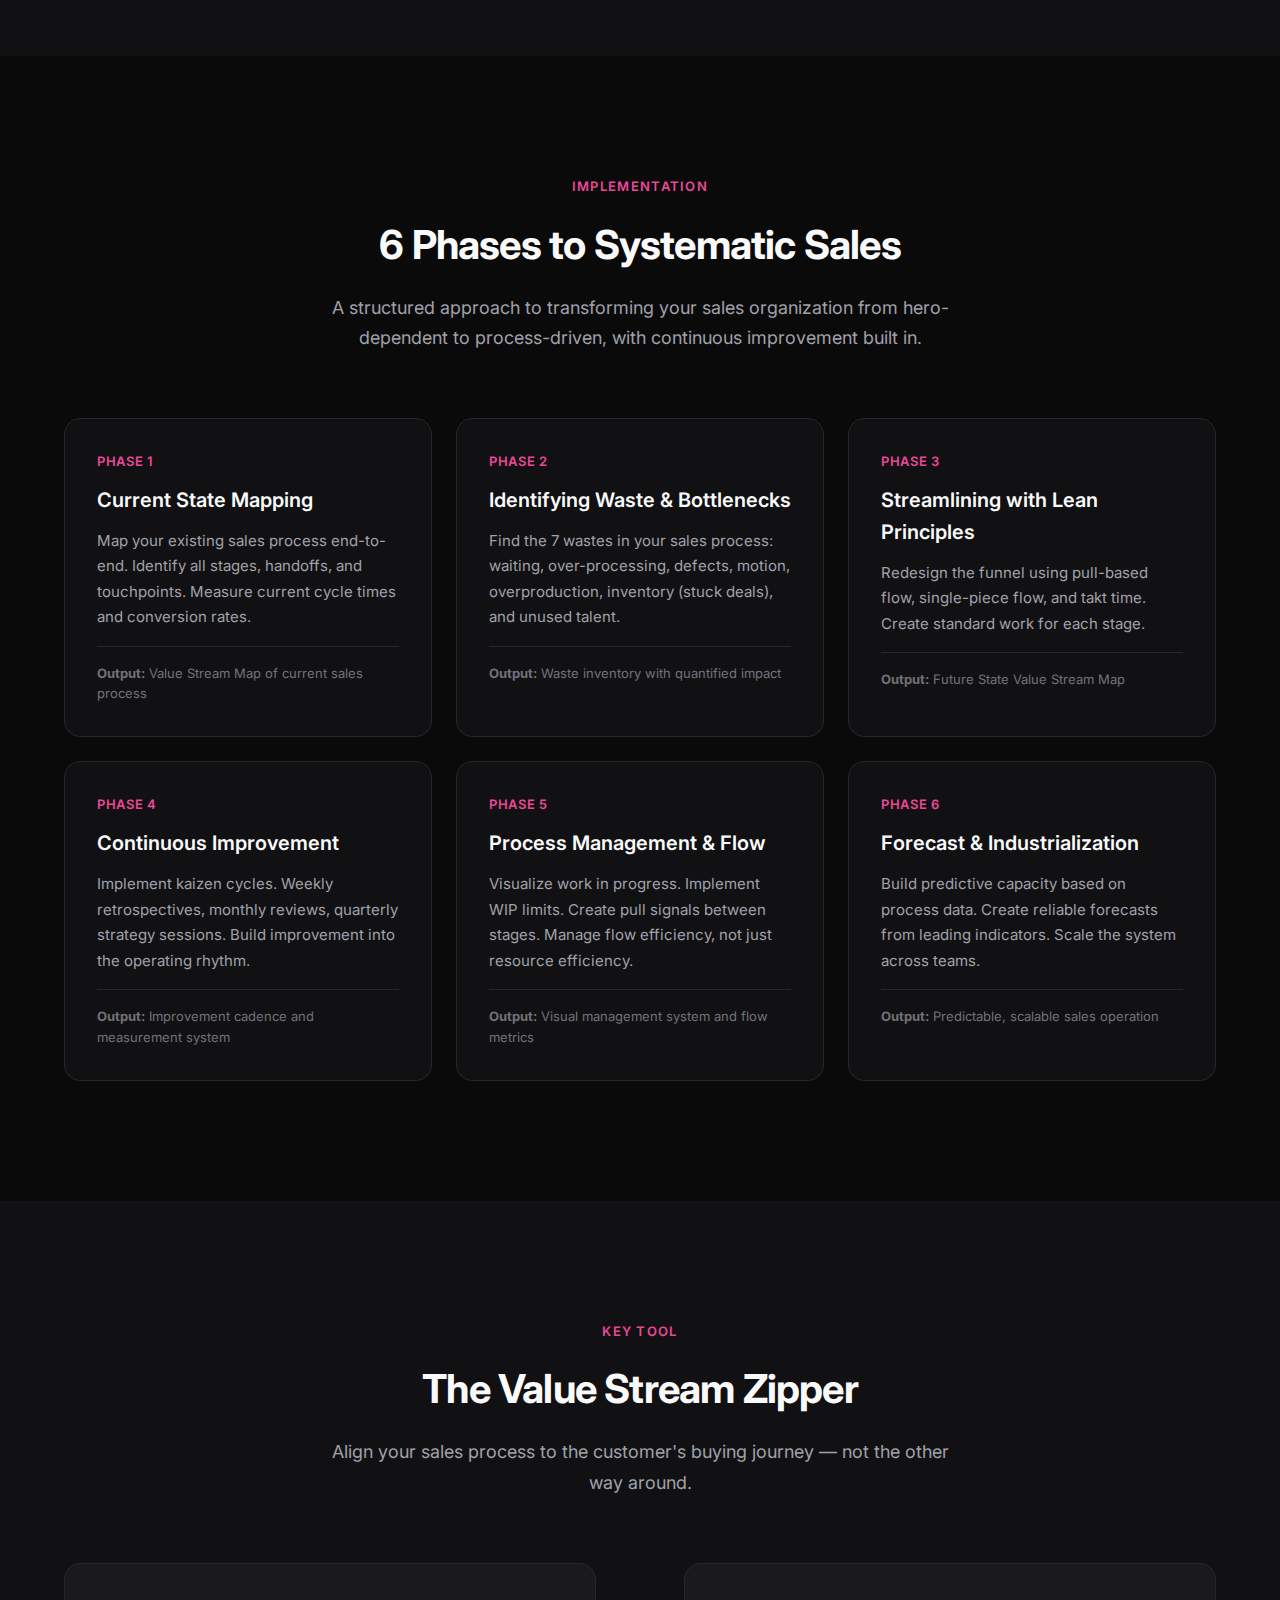
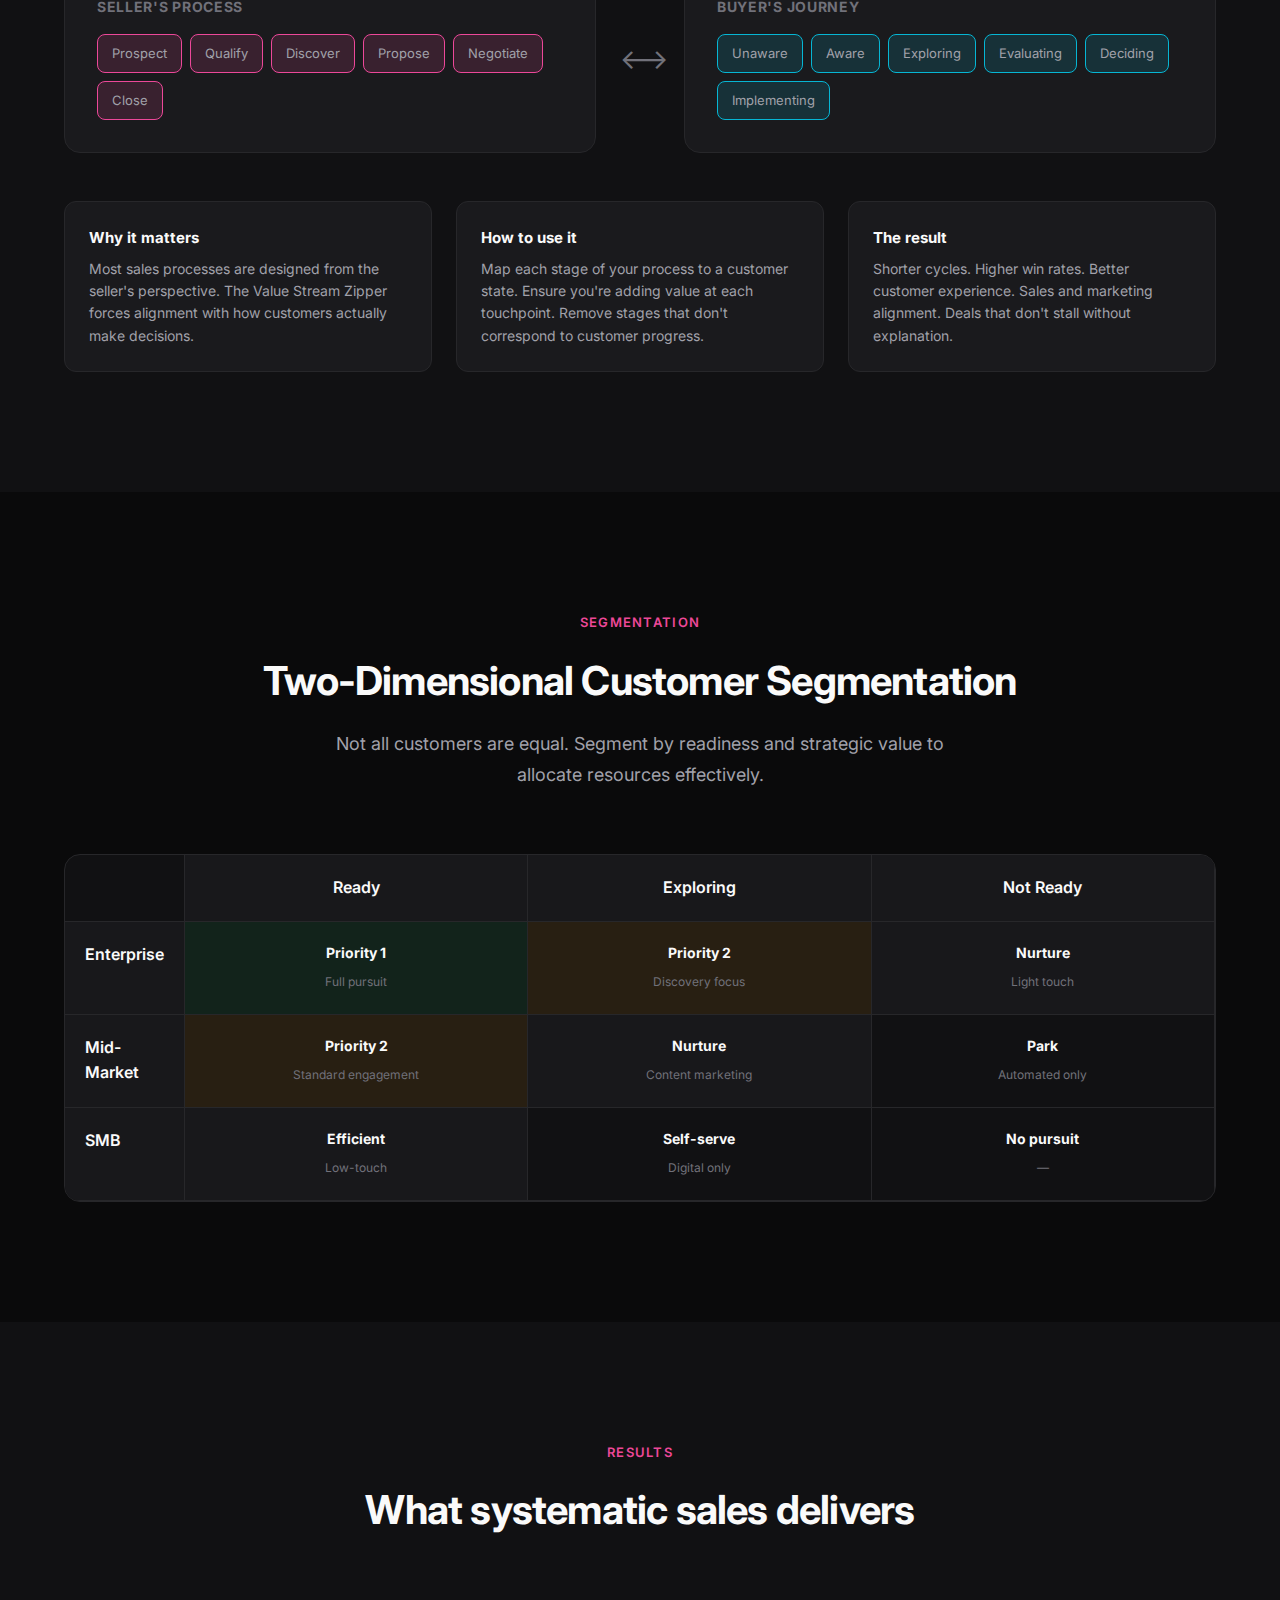
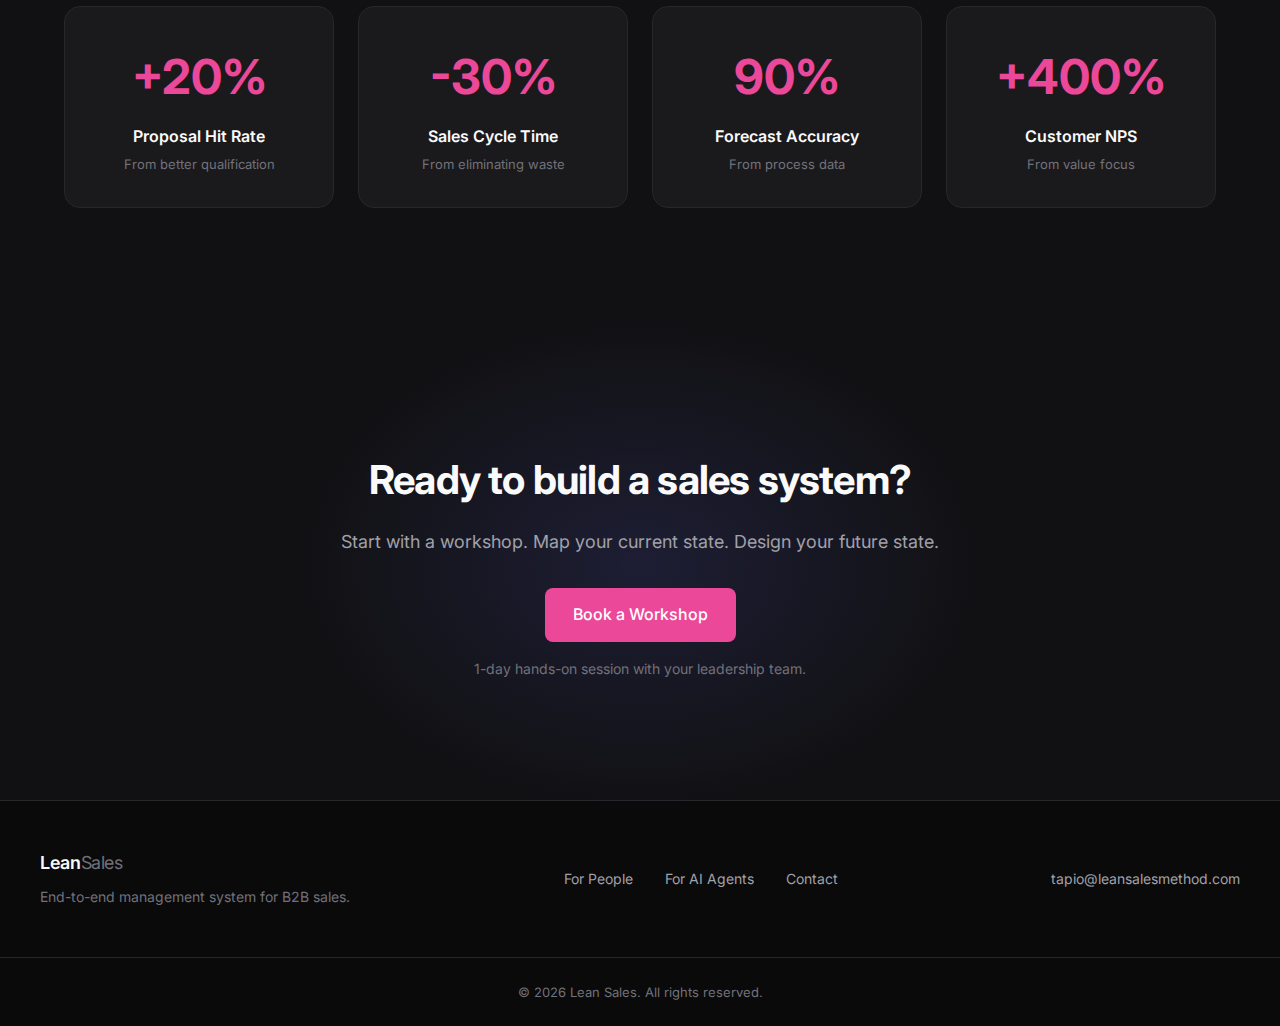
<file: docs/people.html>
<!DOCTYPE html>
<html lang="en">
<head>
    <meta charset="UTF-8">
    <meta name="viewport" content="width=device-width, initial-scale=1.0">
    <title>Lean Sales for People | Turn Sales into a Process</title>
    <link rel="preconnect" href="https://fonts.googleapis.com">
    <link rel="preconnect" href="https://fonts.gstatic.com" crossorigin>
    <link href="https://fonts.googleapis.com/css2?family=Inter:wght@400;500;600;700&display=swap" rel="stylesheet">
    <link rel="stylesheet" href="styles.css">
    <style>
        .hero-people::before {
            background: radial-gradient(ellipse at center, var(--people-glow) 0%, transparent 70%);
        }
        .section-label { color: var(--people-accent); }
        .phase-number { color: var(--people-accent); }
        .principle-card:hover { border-color: var(--people-accent); }
        .btn-primary { background: var(--people-accent); color: white; }
    </style>
</head>
<body>
    <nav>
        <div class="container nav-container">
            <a href="index.html" class="logo">Lean<span>Sales</span></a>
            <ul class="nav-links">
                <li><a href="index.html#problem">The Problem</a></li>
                <li><a href="index.html#solution">Solution</a></li>
                <li><a href="people.html" class="active">For People</a></li>
                <li><a href="ai-agents.html">For AI Agents</a></li>
                <li><a href="index.html#pricing">Pricing</a></li>
            </ul>
            <a href="mailto:tapio@leansalesmethod.com" class="btn btn-primary">Book a Call</a>
        </div>
    </nav>

    <main>
        <!-- Hero -->
        <section class="hero hero-people">
            <div class="container">
                <div class="badge">
                    <span class="badge-dot" style="background: var(--people-accent);"></span>
                    Lean Sales for People
                </div>
                <h1>
                    Turn sales into a process,<br>
                    <span class="gradient" style="background: linear-gradient(135deg, var(--text-primary) 0%, var(--people-accent) 100%); -webkit-background-clip: text; background-clip: text;">not a solo performance.</span>
                </h1>
                <p class="hero-subtitle">
                    Stop depending on hero sellers. Build a system where every rep can perform
                    like your best — and the organization learns and improves continuously.
                </p>
                <div class="hero-buttons">
                    <a href="mailto:tapio@leansalesmethod.com" class="btn btn-primary">Start a Workshop</a>
                    <a href="#implementation" class="btn btn-secondary">See the Process</a>
                </div>
            </div>
        </section>

        <!-- Problem -->
        <section class="section bg-secondary">
            <div class="container">
                <div class="section-header">
                    <div class="section-label">The Reality</div>
                    <h2>Sales without a system is gambling</h2>
                </div>

                <div class="problems-grid">
                    <div class="problem-card">
                        <div class="problem-icon">🎰</div>
                        <h3>Founder/CRO Dependency</h3>
                        <p>Early success came from founder selling. Now you need to scale, but nobody else closes like they do. The playbook is in someone's head.</p>
                    </div>
                    <div class="problem-card">
                        <div class="problem-icon">🔮</div>
                        <h3>Forecasting is Fiction</h3>
                        <p>Pipeline looks healthy, but deals slip quarter after quarter. You can't tell which opportunities are real and which are wishful thinking.</p>
                    </div>
                    <div class="problem-card">
                        <div class="problem-icon">🏝️</div>
                        <h3>Knowledge Silos</h3>
                        <p>Each rep has their own way of qualifying, presenting, and closing. When they leave, their knowledge leaves with them.</p>
                    </div>
                    <div class="problem-card">
                        <div class="problem-icon">🔥</div>
                        <h3>Always Reactive</h3>
                        <p>You're responding to RFPs instead of creating demand. Reactive deals close at 20%. Proactive at 60%. You're fighting the wrong battle.</p>
                    </div>
                </div>
            </div>
        </section>

        <!-- Implementation Framework -->
        <section id="implementation" class="section">
            <div class="container">
                <div class="section-header">
                    <div class="section-label">Implementation</div>
                    <h2>6 Phases to Systematic Sales</h2>
                    <p class="section-subtitle">
                        A structured approach to transforming your sales organization from hero-dependent
                        to process-driven, with continuous improvement built in.
                    </p>
                </div>

                <div class="phases-grid">
                    <div class="phase-card">
                        <div class="phase-number">Phase 1</div>
                        <h3>Current State Mapping</h3>
                        <p>Map your existing sales process end-to-end. Identify all stages, handoffs, and touchpoints. Measure current cycle times and conversion rates.</p>
                        <div class="phase-output">
                            <strong>Output:</strong> Value Stream Map of current sales process
                        </div>
                    </div>

                    <div class="phase-card">
                        <div class="phase-number">Phase 2</div>
                        <h3>Identifying Waste & Bottlenecks</h3>
                        <p>Find the 7 wastes in your sales process: waiting, over-processing, defects, motion, overproduction, inventory (stuck deals), and unused talent.</p>
                        <div class="phase-output">
                            <strong>Output:</strong> Waste inventory with quantified impact
                        </div>
                    </div>

                    <div class="phase-card">
                        <div class="phase-number">Phase 3</div>
                        <h3>Streamlining with Lean Principles</h3>
                        <p>Redesign the funnel using pull-based flow, single-piece flow, and takt time. Create standard work for each stage.</p>
                        <div class="phase-output">
                            <strong>Output:</strong> Future State Value Stream Map
                        </div>
                    </div>

                    <div class="phase-card">
                        <div class="phase-number">Phase 4</div>
                        <h3>Continuous Improvement</h3>
                        <p>Implement kaizen cycles. Weekly retrospectives, monthly reviews, quarterly strategy sessions. Build improvement into the operating rhythm.</p>
                        <div class="phase-output">
                            <strong>Output:</strong> Improvement cadence and measurement system
                        </div>
                    </div>

                    <div class="phase-card">
                        <div class="phase-number">Phase 5</div>
                        <h3>Process Management & Flow</h3>
                        <p>Visualize work in progress. Implement WIP limits. Create pull signals between stages. Manage flow efficiency, not just resource efficiency.</p>
                        <div class="phase-output">
                            <strong>Output:</strong> Visual management system and flow metrics
                        </div>
                    </div>

                    <div class="phase-card">
                        <div class="phase-number">Phase 6</div>
                        <h3>Forecast & Industrialization</h3>
                        <p>Build predictive capacity based on process data. Create reliable forecasts from leading indicators. Scale the system across teams.</p>
                        <div class="phase-output">
                            <strong>Output:</strong> Predictable, scalable sales operation
                        </div>
                    </div>
                </div>
            </div>
        </section>

        <!-- Value Stream Zipper -->
        <section class="section bg-secondary">
            <div class="container">
                <div class="section-header">
                    <div class="section-label">Key Tool</div>
                    <h2>The Value Stream Zipper</h2>
                    <p class="section-subtitle">
                        Align your sales process to the customer's buying journey —
                        not the other way around.
                    </p>
                </div>

                <div class="zipper-visual">
                    <div class="zipper-row">
                        <div class="zipper-side seller">
                            <h4>Seller's Process</h4>
                            <div class="zipper-stages">
                                <span>Prospect</span>
                                <span>Qualify</span>
                                <span>Discover</span>
                                <span>Propose</span>
                                <span>Negotiate</span>
                                <span>Close</span>
                            </div>
                        </div>
                        <div class="zipper-center">
                            <div class="zipper-teeth"></div>
                        </div>
                        <div class="zipper-side buyer">
                            <h4>Buyer's Journey</h4>
                            <div class="zipper-stages">
                                <span>Unaware</span>
                                <span>Aware</span>
                                <span>Exploring</span>
                                <span>Evaluating</span>
                                <span>Deciding</span>
                                <span>Implementing</span>
                            </div>
                        </div>
                    </div>
                </div>

                <div class="zipper-explanation">
                    <div class="explanation-card">
                        <h4>Why it matters</h4>
                        <p>Most sales processes are designed from the seller's perspective. The Value Stream Zipper forces alignment with how customers actually make decisions.</p>
                    </div>
                    <div class="explanation-card">
                        <h4>How to use it</h4>
                        <p>Map each stage of your process to a customer state. Ensure you're adding value at each touchpoint. Remove stages that don't correspond to customer progress.</p>
                    </div>
                    <div class="explanation-card">
                        <h4>The result</h4>
                        <p>Shorter cycles. Higher win rates. Better customer experience. Sales and marketing alignment. Deals that don't stall without explanation.</p>
                    </div>
                </div>
            </div>
        </section>

        <!-- Customer Segmentation -->
        <section class="section">
            <div class="container">
                <div class="section-header">
                    <div class="section-label">Segmentation</div>
                    <h2>Two-Dimensional Customer Segmentation</h2>
                    <p class="section-subtitle">
                        Not all customers are equal. Segment by readiness and strategic value
                        to allocate resources effectively.
                    </p>
                </div>

                <div class="segment-matrix">
                    <div class="matrix-header-row">
                        <div class="matrix-corner"></div>
                        <div class="matrix-col-header">Ready</div>
                        <div class="matrix-col-header">Exploring</div>
                        <div class="matrix-col-header">Not Ready</div>
                    </div>
                    <div class="matrix-row">
                        <div class="matrix-row-header">Enterprise</div>
                        <div class="matrix-cell priority-high">
                            <strong>Priority 1</strong>
                            <span>Full pursuit</span>
                        </div>
                        <div class="matrix-cell priority-med">
                            <strong>Priority 2</strong>
                            <span>Discovery focus</span>
                        </div>
                        <div class="matrix-cell priority-low">
                            <strong>Nurture</strong>
                            <span>Light touch</span>
                        </div>
                    </div>
                    <div class="matrix-row">
                        <div class="matrix-row-header">Mid-Market</div>
                        <div class="matrix-cell priority-med">
                            <strong>Priority 2</strong>
                            <span>Standard engagement</span>
                        </div>
                        <div class="matrix-cell priority-low">
                            <strong>Nurture</strong>
                            <span>Content marketing</span>
                        </div>
                        <div class="matrix-cell priority-none">
                            <strong>Park</strong>
                            <span>Automated only</span>
                        </div>
                    </div>
                    <div class="matrix-row">
                        <div class="matrix-row-header">SMB</div>
                        <div class="matrix-cell priority-low">
                            <strong>Efficient</strong>
                            <span>Low-touch</span>
                        </div>
                        <div class="matrix-cell priority-none">
                            <strong>Self-serve</strong>
                            <span>Digital only</span>
                        </div>
                        <div class="matrix-cell priority-none">
                            <strong>No pursuit</strong>
                            <span>—</span>
                        </div>
                    </div>
                </div>
            </div>
        </section>

        <!-- Results -->
        <section class="section bg-secondary">
            <div class="container">
                <div class="section-header">
                    <div class="section-label">Results</div>
                    <h2>What systematic sales delivers</h2>
                </div>

                <div class="results-grid">
                    <div class="result-card">
                        <div class="result-value">+20%</div>
                        <div class="result-label">Proposal Hit Rate</div>
                        <div class="result-context">From better qualification</div>
                    </div>
                    <div class="result-card">
                        <div class="result-value">-30%</div>
                        <div class="result-label">Sales Cycle Time</div>
                        <div class="result-context">From eliminating waste</div>
                    </div>
                    <div class="result-card">
                        <div class="result-value">90%</div>
                        <div class="result-label">Forecast Accuracy</div>
                        <div class="result-context">From process data</div>
                    </div>
                    <div class="result-card">
                        <div class="result-value">+400%</div>
                        <div class="result-label">Customer NPS</div>
                        <div class="result-context">From value focus</div>
                    </div>
                </div>
            </div>
        </section>

        <!-- CTA -->
        <section class="cta-section">
            <div class="container">
                <h2>Ready to build a sales system?</h2>
                <p>Start with a workshop. Map your current state. Design your future state.</p>
                <div class="cta-buttons">
                    <a href="mailto:tapio@leansalesmethod.com?subject=Lean%20Sales%20Workshop" class="btn btn-primary btn-large">Book a Workshop</a>
                </div>
                <div class="cta-subtext">1-day hands-on session with your leadership team.</div>
            </div>
        </section>
    </main>

    <footer>
        <div class="container footer-container">
            <div class="footer-brand">
                <span class="logo">Lean<span>Sales</span></span>
                <p>End-to-end management system for B2B sales.</p>
            </div>
            <div class="footer-links">
                <a href="people.html">For People</a>
                <a href="ai-agents.html">For AI Agents</a>
                <a href="mailto:tapio@leansalesmethod.com">Contact</a>
            </div>
            <div class="footer-contact">
                <a href="mailto:tapio@leansalesmethod.com">tapio@leansalesmethod.com</a>
            </div>
        </div>
        <div class="footer-bottom">
            <div class="container">
                © 2026 Lean Sales. All rights reserved.
            </div>
        </div>
    </footer>

    <style>
        /* People-specific styles */
        .phases-grid {
            display: grid;
            grid-template-columns: repeat(3, 1fr);
            gap: 24px;
        }

        .phase-card {
            background: var(--bg-secondary);
            border: 1px solid var(--border);
            border-radius: 16px;
            padding: 32px;
            transition: all 0.3s;
        }

        .phase-card:hover {
            border-color: var(--people-accent);
            transform: translateY(-2px);
        }

        .phase-number {
            font-size: 13px;
            font-weight: 600;
            text-transform: uppercase;
            letter-spacing: 0.05em;
            margin-bottom: 12px;
        }

        .phase-card h3 {
            margin-bottom: 12px;
        }

        .phase-card p {
            color: var(--text-secondary);
            font-size: 15px;
            line-height: 1.7;
            margin-bottom: 16px;
        }

        .phase-output {
            font-size: 13px;
            color: var(--text-tertiary);
            padding-top: 16px;
            border-top: 1px solid var(--border);
        }

        /* Zipper visual */
        .zipper-visual {
            margin-bottom: 48px;
        }

        .zipper-row {
            display: flex;
            align-items: center;
            gap: 24px;
        }

        .zipper-side {
            flex: 1;
            padding: 32px;
            background: var(--bg-card);
            border: 1px solid var(--border);
            border-radius: 16px;
        }

        .zipper-side h4 {
            font-size: 14px;
            text-transform: uppercase;
            letter-spacing: 0.05em;
            color: var(--text-tertiary);
            margin-bottom: 16px;
        }

        .zipper-stages {
            display: flex;
            flex-wrap: wrap;
            gap: 8px;
        }

        .zipper-stages span {
            background: var(--bg-tertiary);
            border: 1px solid var(--border);
            padding: 8px 14px;
            border-radius: 8px;
            font-size: 13px;
            color: var(--text-secondary);
        }

        .zipper-side.seller .zipper-stages span {
            border-color: var(--people-accent);
            background: var(--people-glow);
        }

        .zipper-side.buyer .zipper-stages span {
            border-color: var(--ai-accent);
            background: var(--ai-glow);
        }

        .zipper-center {
            width: 40px;
            text-align: center;
            font-size: 32px;
            color: var(--text-tertiary);
        }

        .zipper-teeth::before {
            content: '⟷';
            font-size: 28px;
        }

        .zipper-explanation {
            display: grid;
            grid-template-columns: repeat(3, 1fr);
            gap: 24px;
        }

        .explanation-card {
            padding: 24px;
            background: var(--bg-card);
            border: 1px solid var(--border);
            border-radius: 12px;
        }

        .explanation-card h4 {
            font-size: 15px;
            margin-bottom: 8px;
            color: var(--text-primary);
        }

        .explanation-card p {
            font-size: 14px;
            color: var(--text-secondary);
            line-height: 1.6;
        }

        /* Segment Matrix */
        .segment-matrix {
            background: var(--bg-secondary);
            border: 1px solid var(--border);
            border-radius: 16px;
            overflow: hidden;
        }

        .matrix-header-row, .matrix-row {
            display: grid;
            grid-template-columns: 120px 1fr 1fr 1fr;
        }

        .matrix-corner, .matrix-col-header, .matrix-row-header, .matrix-cell {
            padding: 20px;
            border-bottom: 1px solid var(--border);
            border-right: 1px solid var(--border);
        }

        .matrix-col-header {
            font-weight: 600;
            text-align: center;
            background: var(--bg-tertiary);
        }

        .matrix-row-header {
            font-weight: 600;
            background: var(--bg-tertiary);
        }

        .matrix-cell {
            text-align: center;
        }

        .matrix-cell strong {
            display: block;
            font-size: 14px;
            margin-bottom: 4px;
        }

        .matrix-cell span {
            font-size: 12px;
            color: var(--text-tertiary);
        }

        .priority-high { background: rgba(34, 197, 94, 0.1); }
        .priority-med { background: rgba(245, 158, 11, 0.1); }
        .priority-low { background: rgba(156, 163, 175, 0.05); }
        .priority-none { background: transparent; }

        /* Results Grid */
        .results-grid {
            display: grid;
            grid-template-columns: repeat(4, 1fr);
            gap: 24px;
        }

        .result-card {
            background: var(--bg-card);
            border: 1px solid var(--border);
            border-radius: 16px;
            padding: 32px;
            text-align: center;
        }

        .result-value {
            font-size: 48px;
            font-weight: 700;
            color: var(--people-accent);
            margin-bottom: 8px;
        }

        .result-label {
            font-size: 16px;
            font-weight: 600;
            margin-bottom: 4px;
        }

        .result-context {
            font-size: 13px;
            color: var(--text-tertiary);
        }

        @media (max-width: 1024px) {
            .phases-grid { grid-template-columns: repeat(2, 1fr); }
            .zipper-explanation { grid-template-columns: 1fr; }
            .results-grid { grid-template-columns: repeat(2, 1fr); }
        }

        @media (max-width: 768px) {
            .phases-grid { grid-template-columns: 1fr; }
            .zipper-row { flex-direction: column; }
            .results-grid { grid-template-columns: 1fr; }
            .matrix-header-row, .matrix-row { grid-template-columns: 80px 1fr 1fr 1fr; }
        }
    </style>
</body>
</html>
</file>
<file: docs/styles.css>
/* Lean Sales Website - Linear-inspired Dark Theme */

:root {
    --bg-primary: #0A0A0B;
    --bg-secondary: #111113;
    --bg-tertiary: #18181B;
    --bg-card: #1a1a1d;
    --border: #27272A;
    --border-light: #3f3f46;
    --text-primary: #FAFAFA;
    --text-secondary: #A1A1AA;
    --text-tertiary: #71717A;
    --accent: #6366F1;
    --accent-light: #818CF8;
    --accent-glow: rgba(99, 102, 241, 0.15);
    --success: #22C55E;
    --people-accent: #EC4899;
    --people-glow: rgba(236, 72, 153, 0.15);
    --ai-accent: #06B6D4;
    --ai-glow: rgba(6, 182, 212, 0.15);
}

* {
    margin: 0;
    padding: 0;
    box-sizing: border-box;
}

html {
    scroll-behavior: smooth;
}

body {
    font-family: 'Inter', -apple-system, BlinkMacSystemFont, sans-serif;
    background: var(--bg-primary);
    color: var(--text-primary);
    line-height: 1.6;
    -webkit-font-smoothing: antialiased;
}

.container {
    max-width: 1200px;
    margin: 0 auto;
    padding: 0 24px;
}

/* Navigation */
nav {
    position: fixed;
    top: 0;
    left: 0;
    right: 0;
    z-index: 100;
    padding: 16px 0;
    background: rgba(10, 10, 11, 0.85);
    backdrop-filter: blur(12px);
    border-bottom: 1px solid var(--border);
}

.nav-container {
    display: flex;
    justify-content: space-between;
    align-items: center;
}

.logo {
    font-weight: 600;
    font-size: 18px;
    letter-spacing: -0.02em;
    text-decoration: none;
    color: var(--text-primary);
}

.logo span {
    color: var(--text-tertiary);
    font-weight: 400;
}

.nav-links {
    display: flex;
    gap: 32px;
    list-style: none;
}

.nav-links a {
    color: var(--text-secondary);
    text-decoration: none;
    font-size: 14px;
    font-weight: 500;
    transition: color 0.2s;
}

.nav-links a:hover {
    color: var(--text-primary);
}

/* Buttons */
.btn {
    display: inline-flex;
    align-items: center;
    justify-content: center;
    gap: 8px;
    padding: 10px 18px;
    border-radius: 8px;
    font-size: 14px;
    font-weight: 500;
    text-decoration: none;
    transition: all 0.2s;
    cursor: pointer;
    border: none;
}

.btn-primary {
    background: var(--text-primary);
    color: var(--bg-primary);
}

.btn-primary:hover {
    opacity: 0.9;
    transform: translateY(-1px);
}

.btn-secondary {
    background: var(--bg-tertiary);
    color: var(--text-primary);
    border: 1px solid var(--border);
}

.btn-secondary:hover {
    background: var(--border);
    border-color: var(--border-light);
}

.btn-large {
    padding: 14px 28px;
    font-size: 16px;
}

/* Hero */
.hero {
    padding: 180px 0 100px;
    text-align: center;
    position: relative;
    overflow: hidden;
}

.hero::before {
    content: '';
    position: absolute;
    top: 0;
    left: 50%;
    transform: translateX(-50%);
    width: 900px;
    height: 600px;
    background: radial-gradient(ellipse at center, var(--accent-glow) 0%, transparent 70%);
    pointer-events: none;
}

.badge {
    display: inline-flex;
    align-items: center;
    gap: 8px;
    padding: 6px 14px;
    background: var(--bg-secondary);
    border: 1px solid var(--border);
    border-radius: 100px;
    font-size: 13px;
    color: var(--text-secondary);
    margin-bottom: 24px;
}

.badge-dot {
    width: 6px;
    height: 6px;
    background: var(--success);
    border-radius: 50%;
}

h1 {
    font-size: 60px;
    font-weight: 700;
    letter-spacing: -0.03em;
    line-height: 1.1;
    margin-bottom: 24px;
}

h1 .gradient {
    background: linear-gradient(135deg, var(--text-primary) 0%, var(--accent) 100%);
    -webkit-background-clip: text;
    -webkit-text-fill-color: transparent;
    background-clip: text;
}

.hero-subtitle {
    font-size: 20px;
    color: var(--text-secondary);
    max-width: 650px;
    margin: 0 auto 40px;
    line-height: 1.7;
}

.hero-buttons {
    display: flex;
    gap: 12px;
    justify-content: center;
}

/* Stats */
.stats {
    display: flex;
    justify-content: center;
    gap: 64px;
    padding: 64px 0;
    border-top: 1px solid var(--border);
    border-bottom: 1px solid var(--border);
}

.stat {
    text-align: center;
}

.stat-value {
    font-size: 44px;
    font-weight: 700;
    letter-spacing: -0.02em;
    color: var(--text-primary);
}

.stat-label {
    font-size: 14px;
    color: var(--text-tertiary);
    margin-top: 4px;
}

/* Sections */
.section {
    padding: 120px 0;
}

.bg-secondary {
    background: var(--bg-secondary);
}

.section-header {
    text-align: center;
    margin-bottom: 64px;
}

.section-label {
    font-size: 13px;
    font-weight: 600;
    color: var(--accent);
    text-transform: uppercase;
    letter-spacing: 0.1em;
    margin-bottom: 16px;
}

h2 {
    font-size: 40px;
    font-weight: 700;
    letter-spacing: -0.02em;
    margin-bottom: 16px;
}

h3 {
    font-size: 20px;
    font-weight: 600;
    margin-bottom: 12px;
}

.section-subtitle {
    font-size: 18px;
    color: var(--text-secondary);
    max-width: 650px;
    margin: 0 auto;
    line-height: 1.7;
}

/* Problems Grid */
.problems-grid {
    display: grid;
    grid-template-columns: repeat(2, 1fr);
    gap: 24px;
    margin-bottom: 64px;
}

.problem-card {
    background: var(--bg-card);
    border: 1px solid var(--border);
    border-radius: 16px;
    padding: 32px;
}

.problem-icon {
    font-size: 32px;
    margin-bottom: 16px;
}

.problem-card h3 {
    color: var(--text-primary);
}

.problem-card p {
    color: var(--text-secondary);
    font-size: 15px;
    line-height: 1.7;
}

/* Quote Block */
.quote-block {
    text-align: center;
    padding: 48px;
    background: var(--bg-tertiary);
    border-radius: 16px;
    border: 1px solid var(--border);
}

.quote-block blockquote {
    font-size: 24px;
    font-weight: 500;
    font-style: italic;
    color: var(--text-primary);
    margin-bottom: 16px;
}

.quote-block cite {
    color: var(--text-tertiary);
    font-size: 14px;
}

/* Principles Grid */
.principles-grid {
    display: grid;
    grid-template-columns: repeat(3, 1fr);
    gap: 24px;
}

.principle-card {
    background: var(--bg-secondary);
    border: 1px solid var(--border);
    border-radius: 16px;
    padding: 32px;
    transition: all 0.3s;
}

.principle-card:hover {
    border-color: var(--accent);
    transform: translateY(-2px);
}

.principle-number {
    font-size: 14px;
    font-weight: 600;
    color: var(--accent);
    margin-bottom: 16px;
}

.principle-card h3 {
    color: var(--text-primary);
    margin-bottom: 12px;
}

.principle-card p {
    color: var(--text-secondary);
    font-size: 15px;
    line-height: 1.7;
}

/* Two Paths */
.paths-grid {
    display: grid;
    grid-template-columns: repeat(2, 1fr);
    gap: 32px;
}

.path-card {
    background: var(--bg-card);
    border: 1px solid var(--border);
    border-radius: 20px;
    padding: 40px;
    text-decoration: none;
    position: relative;
    overflow: hidden;
    transition: all 0.3s;
}

.path-card:hover {
    transform: translateY(-4px);
}

.path-accent {
    position: absolute;
    top: 0;
    left: 0;
    right: 0;
    height: 4px;
}

.path-people .path-accent {
    background: linear-gradient(90deg, var(--people-accent) 0%, transparent 100%);
}

.path-people:hover {
    border-color: var(--people-accent);
    background: linear-gradient(180deg, var(--people-glow) 0%, var(--bg-card) 30%);
}

.path-ai .path-accent {
    background: linear-gradient(90deg, var(--ai-accent) 0%, transparent 100%);
}

.path-ai:hover {
    border-color: var(--ai-accent);
    background: linear-gradient(180deg, var(--ai-glow) 0%, var(--bg-card) 30%);
}

.path-card h3 {
    color: var(--text-primary);
    font-size: 24px;
    margin-bottom: 8px;
}

.path-tagline {
    color: var(--text-secondary);
    font-size: 16px;
    margin-bottom: 24px;
    line-height: 1.6;
}

.path-features {
    list-style: none;
    margin-bottom: 24px;
}

.path-features li {
    color: var(--text-secondary);
    font-size: 14px;
    padding: 8px 0;
    border-bottom: 1px solid var(--border);
    display: flex;
    align-items: center;
    gap: 8px;
}

.path-features li::before {
    content: '→';
    color: var(--text-tertiary);
}

.path-features li:last-child {
    border-bottom: none;
}

.path-cta {
    color: var(--accent);
    font-weight: 500;
    font-size: 14px;
}

.path-people .path-cta {
    color: var(--people-accent);
}

.path-ai .path-cta {
    color: var(--ai-accent);
}

/* Qualification Grid */
.qual-grid {
    display: grid;
    grid-template-columns: repeat(4, 1fr);
    gap: 20px;
}

.qual-card {
    background: var(--bg-secondary);
    border: 1px solid var(--border);
    border-radius: 16px;
    padding: 28px;
    text-align: center;
}

.qual-letter {
    font-size: 40px;
    font-weight: 700;
    color: var(--accent);
    margin-bottom: 4px;
}

.qual-title {
    font-size: 14px;
    font-weight: 600;
    color: var(--text-tertiary);
    text-transform: uppercase;
    letter-spacing: 0.05em;
    margin-bottom: 12px;
}

.qual-question {
    font-size: 15px;
    font-weight: 500;
    color: var(--text-primary);
    margin-bottom: 12px;
}

.qual-details {
    font-size: 13px;
    color: var(--text-tertiary);
    line-height: 1.6;
}

/* Journey Steps (Pricing) */
.journey-steps {
    display: grid;
    grid-template-columns: repeat(4, 1fr);
    gap: 20px;
}

.journey-step {
    background: var(--bg-card);
    border: 1px solid var(--border);
    border-radius: 16px;
    padding: 28px;
    position: relative;
}

.journey-step.featured {
    border-color: var(--accent);
    background: linear-gradient(180deg, var(--accent-glow) 0%, var(--bg-card) 40%);
}

.featured-badge {
    position: absolute;
    top: -12px;
    left: 50%;
    transform: translateX(-50%);
    background: var(--accent);
    color: var(--text-primary);
    padding: 4px 14px;
    border-radius: 100px;
    font-size: 12px;
    font-weight: 600;
}

.step-icon {
    font-size: 28px;
    margin-bottom: 12px;
}

.step-phase {
    font-size: 12px;
    font-weight: 600;
    color: var(--text-tertiary);
    text-transform: uppercase;
    letter-spacing: 0.08em;
    margin-bottom: 8px;
}

.journey-step h3 {
    font-size: 18px;
    margin-bottom: 8px;
}

.step-price {
    font-size: 20px;
    font-weight: 700;
    color: var(--accent);
    margin-bottom: 12px;
}

.journey-step > p {
    font-size: 14px;
    color: var(--text-secondary);
    margin-bottom: 16px;
    line-height: 1.6;
}

.step-features {
    list-style: none;
    margin-bottom: 16px;
}

.step-features li {
    font-size: 13px;
    color: var(--text-secondary);
    padding: 6px 0;
    display: flex;
    align-items: center;
    gap: 6px;
}

.step-features li::before {
    content: '✓';
    color: var(--success);
    font-size: 12px;
}

.step-outcome {
    font-size: 13px;
    color: var(--text-tertiary);
    font-style: italic;
    padding-top: 12px;
    border-top: 1px solid var(--border);
}

/* Origin Block */
.origin-block {
    display: flex;
    gap: 48px;
    align-items: center;
    background: var(--bg-secondary);
    border: 1px solid var(--border);
    border-radius: 20px;
    padding: 56px;
}

.origin-year {
    font-size: 100px;
    font-weight: 700;
    color: var(--bg-tertiary);
    letter-spacing: -0.04em;
    line-height: 1;
    flex-shrink: 0;
}

.origin-content h3 {
    font-size: 28px;
    margin-bottom: 16px;
}

.origin-content p {
    color: var(--text-secondary);
    font-size: 16px;
    line-height: 1.8;
    margin-bottom: 16px;
}

.origin-content p:last-child {
    margin-bottom: 0;
}

/* CTA Section */
.cta-section {
    padding: 120px 0;
    text-align: center;
    position: relative;
    background: var(--bg-secondary);
}

.cta-section::before {
    content: '';
    position: absolute;
    top: 50%;
    left: 50%;
    transform: translate(-50%, -50%);
    width: 700px;
    height: 500px;
    background: radial-gradient(ellipse at center, var(--accent-glow) 0%, transparent 70%);
    pointer-events: none;
}

.cta-section h2 {
    margin-bottom: 16px;
    position: relative;
}

.cta-section p {
    color: var(--text-secondary);
    font-size: 18px;
    margin-bottom: 32px;
    position: relative;
}

.cta-buttons {
    position: relative;
    margin-bottom: 16px;
}

.cta-subtext {
    color: var(--text-tertiary);
    font-size: 14px;
    position: relative;
}

/* Footer */
footer {
    border-top: 1px solid var(--border);
}

.footer-container {
    display: flex;
    justify-content: space-between;
    align-items: center;
    padding: 48px 0;
}

.footer-brand p {
    color: var(--text-tertiary);
    font-size: 14px;
    margin-top: 8px;
}

.footer-links {
    display: flex;
    gap: 32px;
}

.footer-links a {
    color: var(--text-secondary);
    text-decoration: none;
    font-size: 14px;
    transition: color 0.2s;
}

.footer-links a:hover {
    color: var(--text-primary);
}

.footer-contact a {
    color: var(--text-secondary);
    text-decoration: none;
    font-size: 14px;
}

.footer-bottom {
    border-top: 1px solid var(--border);
    padding: 24px 0;
    text-align: center;
    color: var(--text-tertiary);
    font-size: 13px;
}

/* Responsive */
@media (max-width: 1024px) {
    .principles-grid {
        grid-template-columns: repeat(2, 1fr);
    }

    .journey-steps {
        grid-template-columns: repeat(2, 1fr);
    }

    .qual-grid {
        grid-template-columns: repeat(2, 1fr);
    }
}

@media (max-width: 768px) {
    h1 {
        font-size: 40px;
    }

    h2 {
        font-size: 32px;
    }

    .nav-links {
        display: none;
    }

    .stats {
        flex-direction: column;
        gap: 32px;
    }

    .problems-grid,
    .principles-grid,
    .paths-grid,
    .journey-steps,
    .qual-grid {
        grid-template-columns: 1fr;
    }

    .origin-block {
        flex-direction: column;
        text-align: center;
    }

    .footer-container {
        flex-direction: column;
        gap: 24px;
        text-align: center;
    }
}
</file>
